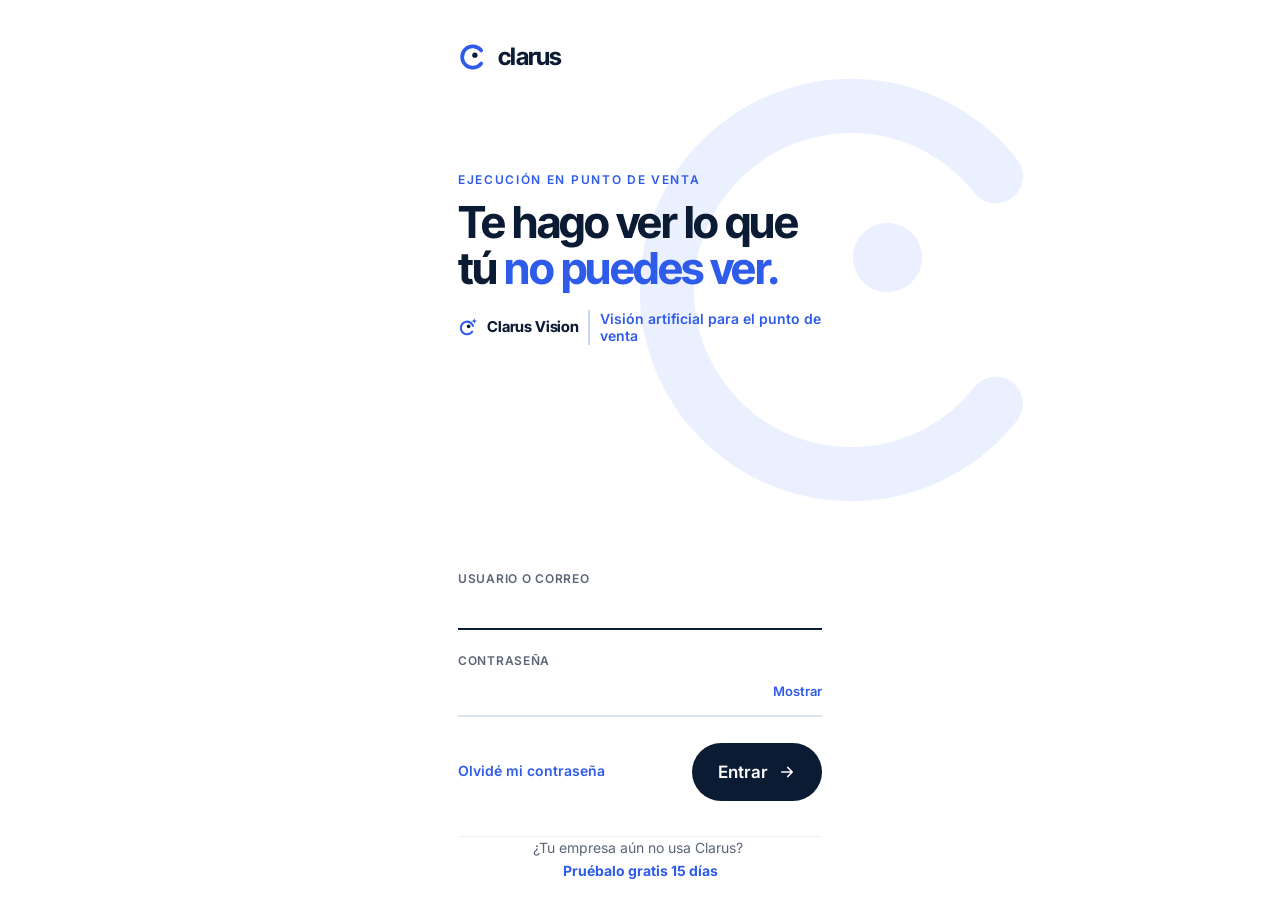
<file: index.html>
<!DOCTYPE html>
<html lang="es">
<head>
  <meta charset="utf-8">
  <meta name="viewport" content="width=device-width, initial-scale=1, viewport-fit=cover">
  <meta name="theme-color" content="#ffffff">
  <meta name="color-scheme" content="only light">
  <meta name="supported-color-schemes" content="light">
  <title>Clarus</title>
  <link rel="manifest" href="manifest.json">
  <link rel="icon" href="icons/icon-192.png">
  <link rel="apple-touch-icon" href="icons/icon-192.png">
  <link rel="preconnect" href="https://fonts.googleapis.com">
  <link rel="stylesheet" href="https://fonts.googleapis.com/css2?family=Inter:wght@400;500;600;700&family=Inter+Tight:wght@600;700&display=swap">
  <link rel="stylesheet" href="styles.css">
</head>
<body>
  <div id="app"></div>
  <div id="toast" class="toast" hidden></div>
  <script src="vendor/supabase.js"></script>
  <script src="vendor/jspdf.js"></script>
  <script src="config.js"></script>
  <script src="js/util.js"></script>
  <script src="js/db.js"></script>
  <script src="js/camara.js"></script>
  <script src="js/escaner.js"></script>
  <script src="js/vendedor.js"></script>
  <script src="js/gestion.js"></script>
  <script src="js/resumen.js"></script>
  <script src="js/config.js"></script>
  <script src="js/catalogos.js"></script>
  <script src="js/planograma.js"></script>
  <script src="js/auditoria.js"></script>
  <script src="js/ficha.js"></script>
  <script src="js/cierre.js"></script>
  <script src="js/merma.js"></script>
  <script src="js/picking.js"></script>
  <script src="js/mensajes.js"></script>
  <script src="js/soporte.js"></script>
  <script src="js/app.js"></script>
</body>
</html>
</file>
<file: styles.css>
:root{
  --azul:#2F5BEA; --azul-osc:#1E40B8; --azul-cl:#EAF0FE; --azul-med:#C7D5FB; --noche:#0B1B33; --noche2:#22335A;
  --menta:#E5F4EC; --menta-t:#0E7A4F;
  --durazno:#FFF7ED; --durazno-t:#8A520C;
  --rosa:#FDECEC; --rosa-t:#B42318;
  --lila:#F1EDFB; --lila-t:#5B3FA8;
  --tinta:#0B1B33; --gris:#5B6577; --gris-cl:#8C95A3; --borde:#E6EAF0; --fondo:#F7F9FC; --blanco:#fff;
  --r:16px; --sombra:0 1px 2px rgba(20,30,50,.05),0 4px 16px rgba(20,30,50,.05);
  --font:"Inter",-apple-system,"Segoe UI",Roboto,sans-serif;
  --font-t:"Inter Tight","Inter",-apple-system,"Segoe UI",Roboto,sans-serif;
  color-scheme: only light;
}
html{color-scheme:only light}
*{box-sizing:border-box;-webkit-tap-highlight-color:transparent}
html,body{margin:0;background:var(--fondo);color:var(--tinta);font-family:var(--font);font-size:15px;line-height:1.45}
button,input,select,textarea{font:inherit;color:inherit}
h1,h2,h3{margin:0;font-family:var(--font-t);font-weight:700;letter-spacing:-.02em}
h1{font-size:26px;letter-spacing:-.03em;line-height:1.15} h2{font-size:18px} h3{font-size:15px}
.muted{color:var(--gris)} .small{font-size:13px} .tiny{font-size:12px}
.hide{display:none!important}

/* Layout */
.shell{min-height:100vh;display:flex}
.side{display:none}
.main{flex:1;min-width:0;padding:16px 16px 96px;max-width:1100px;margin:0 auto;width:100%}
.top{display:flex;align-items:center;justify-content:space-between;gap:12px;margin:4px 0 16px}
.brand{display:flex;align-items:center;gap:10px;font-family:var(--font-t);font-weight:700;font-size:21px;letter-spacing:-.025em;color:var(--noche)}
.brand svg{flex:none}
.nav{position:fixed;left:0;right:0;bottom:0;background:#fff;border-top:1px solid var(--borde);display:flex;justify-content:center;gap:6px;padding:8px 10px calc(8px + env(safe-area-inset-bottom));z-index:20}
.nav a{flex:1 1 0;min-width:0;max-width:96px;text-align:center;text-decoration:none;color:var(--gris-cl);font-size:12.5px;letter-spacing:-.1px;text-overflow:clip;white-space:nowrap;overflow:hidden;text-overflow:ellipsis;font-weight:500;padding:4px 0;border-radius:10px}
.nav a .ic{display:flex;justify-content:center;height:28px;margin-bottom:3px;position:relative}
.nav a .ic svg{width:27px;height:27px}
.nav a{padding:7px 0 6px;overflow:visible}
.nav a.on{color:var(--azul);font-weight:500;background:var(--azul-cl)}
.badge{display:inline-block;min-width:18px;padding:0 5px;border-radius:9px;background:var(--rosa-t);color:#fff;font-size:11px;line-height:18px;text-align:center;margin-left:4px}

@media (min-width:900px){
  .side{display:flex;flex-direction:column;gap:4px;width:232px;padding:20px 14px;background:#fff;border-right:1px solid var(--borde);position:sticky;top:0;height:100vh}
  .side a{display:flex;align-items:center;gap:10px;padding:10px 12px;border-radius:10px;color:var(--gris);text-decoration:none;font-weight:500}
  .side a.on{background:var(--azul-cl);color:var(--azul-osc);font-weight:600}
  .side .brand{margin:0 6px 18px}
  .nav{display:none}
  .main{padding:28px 32px 40px}
  .grid2{display:grid;grid-template-columns:1fr 1fr;gap:16px}
}

/* Cards & lists */
.card{background:#fff;border:1px solid var(--borde);border-radius:var(--r);padding:16px;box-shadow:var(--sombra);margin-bottom:12px}
.card.flat{box-shadow:none}
.list{display:flex;flex-direction:column;gap:10px}
.item{display:flex;align-items:center;gap:12px;background:#fff;border:1px solid var(--borde);border-radius:var(--r);padding:14px;text-decoration:none;color:inherit;cursor:pointer}
.item:active{background:var(--fondo)}
.item .grow{flex:1;min-width:0}
.item .t{font-weight:600;white-space:nowrap;overflow:hidden;text-overflow:ellipsis}
.ava{width:40px;height:40px;border-radius:12px;display:grid;place-items:center;font-weight:600;flex:none;background:var(--azul-cl);color:var(--azul-osc)}
.pill{display:inline-flex;align-items:center;gap:4px;padding:3px 10px;border-radius:99px;font-size:12px;font-weight:600;white-space:nowrap}
.p-azul{background:var(--azul-cl);color:var(--azul-osc)} .p-menta{background:var(--menta);color:var(--menta-t)}
.p-durazno{background:var(--durazno);color:var(--durazno-t)} .p-rosa{background:var(--rosa);color:var(--rosa-t)}
.p-lila{background:var(--lila);color:var(--lila-t)} .p-gris{background:#EEF1F5;color:var(--gris)}

.kpis{display:grid;grid-template-columns:repeat(2,1fr);gap:10px;margin-bottom:14px}
@media (min-width:700px){.kpis{grid-template-columns:repeat(4,1fr)}}
.kpi{background:#fff;border:1px solid var(--borde);border-radius:var(--r);padding:14px}
.kpi .v{font-family:var(--font-t);font-size:28px;font-weight:700;letter-spacing:-.03em}
.kpi .l{font-size:12px;color:var(--gris)}

/* Buttons & forms */
.btn{display:inline-flex;align-items:center;justify-content:center;gap:8px;border:0;border-radius:14px;padding:14px 20px;font-weight:600;cursor:pointer;background:var(--azul);color:#fff;text-decoration:none}
.btn:disabled{opacity:.5}
.btn.block{width:100%}
.btn.sec{background:var(--azul-cl);color:var(--azul-osc)}
.btn.ghost{background:transparent;color:var(--azul-osc);border:1px solid var(--azul-med)}
.btn.ok{background:#0E7A4F} .btn.peligro{background:#fff;color:var(--rosa-t);border:1px solid #F3C4C0}
.btn.sm{padding:8px 12px;font-size:13px;border-radius:10px}
.row{display:flex;gap:10px;align-items:center}
.row.wrap{flex-wrap:wrap}
.sp{flex:1}
label.f{display:block;font-size:13px;font-weight:500;color:var(--gris);margin:12px 0 6px}
.in{width:100%;padding:12px 14px;border:1px solid var(--borde);border-radius:12px;background:#fff;outline:none}
.in:focus{border-color:var(--azul);box-shadow:0 0 0 3px var(--azul-cl)}
textarea.in{min-height:80px;resize:vertical}

/* Visit stepper */
.steps{display:flex;gap:6px;overflow-x:auto;padding-bottom:4px;margin-bottom:14px;scrollbar-width:none}
.steps::-webkit-scrollbar{display:none}
.step{flex:none;padding:8px 12px;border-radius:99px;background:#fff;border:1px solid var(--borde);font-size:13px;font-weight:500;color:var(--gris);cursor:pointer}
.step.on{background:var(--azul);border-color:var(--azul);color:#fff}
.step.ok{background:var(--menta);border-color:#CDEBDC;color:var(--menta-t)}

.check{display:flex;align-items:center;gap:12px;padding:14px;border:1px solid var(--borde);border-radius:12px;background:#fff;cursor:pointer;user-select:none}
.check .box{width:24px;height:24px;border-radius:8px;border:2px solid var(--azul-med);display:grid;place-items:center;flex:none;color:#fff;font-size:14px}
.check.on .box{background:var(--azul);border-color:var(--azul)}

/* Inventory */
.inv{border:1px solid var(--borde);border-radius:12px;padding:12px 14px;background:#fff}
.inv .nm{font-weight:600}
.inv .cols{display:grid;grid-template-columns:minmax(0,1fr) minmax(0,1fr);gap:10px;margin-top:10px}
.stepper{display:flex;align-items:center;border:1px solid var(--borde);border-radius:12px;overflow:hidden}
.stepper button{width:44px;height:44px;border:0;background:var(--azul-cl);color:var(--azul-osc);font-size:20px;font-weight:600}
.stepper input{flex:1;min-width:0;width:100%;border:0;text-align:center;font-weight:600;font-size:17px;height:44px;outline:none}
.kg{margin-top:8px;font-size:13px;color:var(--gris)}
.kg b{color:var(--tinta)}

/* Photos */
.thumbs{display:grid;grid-template-columns:repeat(3,1fr);gap:8px}
@media (min-width:700px){.thumbs{grid-template-columns:repeat(6,1fr)}}
.thumbs img{width:100%;aspect-ratio:1;object-fit:cover;border-radius:10px;background:var(--fondo)}

/* Full-screen camera / scanner */
.full{position:fixed;inset:0;background:#000;z-index:50;display:flex;flex-direction:column}
.full video,.full canvas.view{flex:1;width:100%;min-height:0;object-fit:contain;background:#000}
.full .bar{display:flex;align-items:center;justify-content:space-between;gap:12px;padding:16px 20px calc(16px + env(safe-area-inset-bottom));background:#000;color:#fff}
.full .head{display:flex;align-items:center;justify-content:space-between;padding:calc(12px + env(safe-area-inset-top)) 16px 12px;color:#fff;background:#000}
.shutter{width:72px;height:72px;border-radius:50%;border:4px solid #fff;background:rgba(255,255,255,.25)}
.shutter:active{background:#fff}
.full .txtbtn{background:none;border:0;color:#fff;font-weight:600;padding:10px}
.cropwrap{flex:1;position:relative;min-height:0;display:flex;align-items:center;justify-content:center;background:#111;touch-action:none}
.cropwrap canvas{max-width:100%;max-height:100%}
.cropwrap svg{position:absolute;inset:0;width:100%;height:100%;pointer-events:none}
.handle{position:absolute;width:34px;height:34px;margin:-17px 0 0 -17px;border-radius:50%;border:3px solid #fff;background:rgba(47,91,234,.55);touch-action:none}
.pages{display:flex;gap:8px;overflow-x:auto;padding:10px 16px;background:#000}
.pages img{height:72px;border-radius:6px;border:2px solid #333}

/* Toast & modal */
.toast{position:fixed;left:50%;bottom:90px;transform:translateX(-50%);background:var(--tinta);color:#fff;padding:12px 18px;border-radius:12px;font-size:14px;z-index:99;max-width:90vw;box-shadow:0 8px 24px rgba(0,0,0,.2)}
.modal{position:fixed;inset:0;background:rgba(20,30,50,.35);z-index:40;display:flex;align-items:flex-end;justify-content:center}
.modal .sheet{background:#fff;width:100%;max-width:520px;border-radius:20px 20px 0 0;padding:20px 18px calc(20px + env(safe-area-inset-bottom));max-height:90vh;overflow:auto}
@media (min-width:700px){.modal{align-items:center}.modal .sheet{border-radius:20px}}

.empty{text-align:center;padding:36px 16px;color:var(--gris)}
.empty .ic{display:flex;justify-content:center;margin-bottom:10px;color:var(--azul)}
.sync{font-size:12px;padding:4px 10px;border-radius:99px}
body.en-login{overflow:hidden;overscroll-behavior:none}
.foco{position:fixed;inset:0;background:#fff;overflow:hidden;display:flex;justify-content:center}
.foco-agua{position:absolute;left:calc(50% - 45px);top:30px;pointer-events:none}
.foco-in{position:relative;width:100%;max-width:420px;height:100%;box-sizing:border-box;display:flex;flex-direction:column;padding:max(40px,calc(env(safe-area-inset-top) + 28px)) 28px calc(18px + env(safe-area-inset-bottom))}
.foco-marca{display:flex;align-items:center;gap:10px;font-family:var(--font-t);font-weight:700;font-size:24px;letter-spacing:-.03em;color:#0B1B33}
.foco-lema{margin-top:clamp(28px,11vh,96px);display:flex;flex-direction:column;gap:12px}
.foco-eti{font-size:12px;font-weight:600;letter-spacing:.14em;text-transform:uppercase;color:var(--azul)}
.foco-lema h1{margin:0;font-family:var(--font-t);font-weight:700;font-size:clamp(32px,10.4vw,44px);line-height:1.04;letter-spacing:-.035em;color:#0B1B33}
.foco-lema h1 b{color:var(--azul);font-weight:700}
.foco-form{margin-top:auto;display:flex;flex-direction:column;gap:clamp(14px,2.6vh,22px)}
.foco-campo{display:flex;flex-direction:column;gap:4px;border-bottom:2px solid #DDE3EE;padding-bottom:6px;transition:border-color .15s}
.foco-campo:focus-within{border-color:#0B1B33}
.foco-campo label{font-size:12px;font-weight:600;letter-spacing:.06em;text-transform:uppercase;color:#5B6577}
.foco-campo input{border:0;padding:4px 0;font:500 19px var(--font);color:#0B1B33;background:transparent;outline:none;width:100%;min-width:0}
.foco-pw{display:flex;align-items:center;gap:8px}
.foco-pw button{border:0;background:none;color:var(--azul);font-weight:600;font-size:13px;padding:8px 0 8px 8px;cursor:pointer}
.foco-error{margin:-4px 0 0;font-size:13.5px;color:var(--rosa-t)}
.foco-acc{display:flex;align-items:center;gap:14px;margin-top:4px}
.foco-acc a{flex:1;font-size:14px;font-weight:600;color:var(--azul);text-decoration:none}
.foco-entrar{height:58px;padding:0 26px;border:0;border-radius:30px;background:#0B1B33;color:#fff;font:600 17px var(--font);display:flex;align-items:center;gap:10px;cursor:pointer}
.foco-entrar:hover{background:#16294A}.foco-entrar:disabled{opacity:.7}
.foco-demo{margin-top:clamp(4px,1.5vh,14px);min-height:46px;border-top:1px solid #EDF0F5;display:flex;align-items:center;justify-content:center;flex-wrap:wrap;font-size:14px;color:#5B6577;text-decoration:none}
.foco-demo b{color:var(--azul)}
@media (max-height:640px){.foco-agua{display:none}.foco-lema{margin-top:20px}.foco-lema h1{font-size:30px}}
.login-ok{text-align:center;padding:8px 4px}
.login-ok>svg{color:var(--azul);margin:6px auto 4px;display:block}
.login-ok .btn{margin-top:14px}
.demo-cab{display:flex;gap:12px;align-items:center;margin-bottom:6px}
.demo-lista{margin:10px 0 4px;padding:0;list-style:none;display:grid;gap:6px}
.demo-lista li{font-size:13.5px;color:var(--gris);padding-left:22px;position:relative}
.demo-lista li::before{content:"";position:absolute;left:4px;top:5px;width:9px;height:9px;border-radius:50%;border:2.5px solid var(--azul);border-right-color:transparent}
.login .brand{font-size:34px;justify-content:center;margin-bottom:10px}
.login .lema{text-align:center;margin:0 0 28px;font-family:var(--font-t);font-size:17px;font-weight:600;letter-spacing:-.01em;color:var(--gris)}
.login .lema b{color:var(--azul)}
table.t{width:100%;border-collapse:collapse;font-size:14px}
table.t th{text-align:left;font-weight:500;color:var(--gris);font-size:12px;padding:8px 10px;border-bottom:1px solid var(--borde)}
table.t td{padding:10px;border-bottom:1px solid var(--borde)}
.scroll-x{overflow-x:auto}

.side a .ic{display:flex}
.btn svg{flex:none}
.ava svg{display:block}

.solo-escritorio{display:none}
@media (min-width:760px){.solo-escritorio{display:block}.solo-movil{display:none}}

/* Lente: barra de avance y tarjeta principal en azul tinta */
.barra{height:6px;border-radius:3px;background:#EEF1F5;overflow:hidden;margin-top:6px}
.barra i{display:block;height:100%;border-radius:3px;background:var(--azul)}
.barra i.ok{background:var(--menta-t)}
.card.hero{background:var(--noche);border-color:var(--noche);color:#fff;border-radius:20px;padding:20px}
.hero .muted{color:#B7C3D9}
.hero h2{font-size:34px;letter-spacing:-.04em;line-height:1.1}
.hero h2 .muted{font-family:var(--font);letter-spacing:0}
.hero .barra{height:8px;border-radius:4px;background:var(--noche2);margin-top:12px}
.hero .barra i.ok{background:#5FD39B}
.hero .pill.p-azul{background:#22335A;color:#C7D5FB}
.hero .pill.p-menta{background:#123E33;color:#8BE3B8}
.hero .pill.p-durazno{background:#4A3416;color:#FFD39A}
.hero .pill.p-rosa{background:#4A1E24;color:#FFB4AE}
.hero .pill.p-gris{background:#22335A;color:#B7C3D9}
.hero .lbl{font-size:12px;letter-spacing:.06em;text-transform:uppercase}

/* Configuración */
.grid2c{display:grid;grid-template-columns:minmax(0,1fr) minmax(0,1fr);gap:0 10px}
.dias{display:flex;gap:6px;margin-top:10px;flex-wrap:wrap}
.dia{width:40px;height:40px;border-radius:12px;border:1px solid var(--borde);background:#fff;color:var(--gris);font-weight:600;cursor:pointer}
.dia.on{background:var(--azul);border-color:var(--azul);color:#fff}
table.perm td{vertical-align:middle}
table.perm td:not(:first-child),table.perm th:not(:first-child){text-align:center;width:110px}
.sw{position:relative;display:inline-block;width:46px;height:28px;cursor:pointer}
.sw input{position:absolute;opacity:0;width:100%;height:100%;margin:0;cursor:pointer}
.sw span{position:absolute;inset:0;border-radius:14px;background:#D5DBE5;transition:background .15s;pointer-events:none}
.sw span::after{content:"";position:absolute;top:3px;left:3px;width:22px;height:22px;border-radius:50%;background:#fff;box-shadow:0 1px 3px rgba(0,0,0,.2);transition:transform .15s}
.sw input:checked+span{background:var(--azul)}
.sw input:checked+span::after{transform:translateX(18px)}
.sw input:focus-visible+span{box-shadow:0 0 0 3px var(--azul-med)}

/* Lema de la marca */
.barra-marca{display:flex;align-items:center;justify-content:space-between;gap:12px;padding:calc(10px + env(safe-area-inset-top)) 16px 10px;background:#fff;border-bottom:1px solid var(--borde);position:sticky;top:0;z-index:15}
.barra-marca .brand{font-size:18px;gap:8px}
.lema-c{font-family:var(--font-t);font-size:12.5px;font-weight:600;color:var(--gris);text-align:right;line-height:1.25;letter-spacing:-.01em}
.lema-c b,.lema-side b,.pie-marca b{color:var(--azul);font-weight:700}
.lema-side{margin:-10px 6px 20px;font-family:var(--font-t);font-size:13px;font-weight:600;line-height:1.35;color:var(--gris);letter-spacing:-.01em}
.pie-marca{display:flex;flex-direction:column;align-items:center;gap:6px;margin:28px 0 8px;text-align:center}
.pie-marca p{margin:0;font-family:var(--font-t);font-size:16px;font-weight:600;color:var(--noche);letter-spacing:-.01em}
@media (min-width:900px){.barra-marca{display:none}}

.sec-t{margin:22px 0 10px;font-size:15px}
.kpi.alerta{border-color:#F3C4C0;background:var(--rosa)}
.kpi.alerta .v{color:var(--rosa-t)}
.grid2>.card{min-width:0}
.agot{display:inline-flex;align-items:center;gap:6px;padding:7px 12px;border-radius:99px;border:1px solid var(--borde);background:#fff;font-size:13px;font-weight:600;color:var(--gris);cursor:pointer}
.agot.on{background:var(--rosa);border-color:#F3C4C0;color:var(--rosa-t)}
.inv.agotado .stepper{opacity:.4;pointer-events:none}

.mapa-grid{display:grid;grid-template-columns:1fr;gap:12px}
.mapa-lista{max-height:320px;overflow:auto;margin:0}
.mapa-mapa{margin:0;height:420px}
@media (min-width:900px){.mapa-grid{grid-template-columns:340px 1fr;height:calc(100vh - 230px);min-height:480px}.mapa-lista{max-height:none;height:100%}.mapa-mapa{height:100%}}
.mrow{display:flex;gap:10px;align-items:center;padding:8px 4px;border-top:1px solid var(--borde);cursor:pointer}
.mrow:hover{background:var(--fondo)}
.dot{display:inline-block;width:10px;height:10px;border-radius:50%;flex:none}
.leaflet-container{font-family:var(--font)}

.num{display:inline-grid;place-items:center;width:22px;height:22px;border-radius:50%;color:#fff;font-size:11px;font-weight:700;flex:none;border:2px solid #fff;box-shadow:0 1px 3px rgba(0,0,0,.25)}
.ic{position:relative}
.badge-ic{position:absolute;top:-4px;right:calc(50% - 20px);min-width:17px;height:17px;padding:0 4px;border-radius:9px;background:#E5484D;color:#fff;font-size:10.5px;font-weight:700;line-height:17px;text-align:center;box-shadow:0 0 0 2px #fff}
.side a .badge-ic{right:auto;left:14px;top:-6px}
.msg-cuerpo{white-space:pre-wrap;line-height:1.55;font-size:15px}
.fab-sop{position:fixed;right:16px;bottom:calc(78px + env(safe-area-inset-bottom));width:52px;height:52px;border-radius:50%;background:#fff;color:var(--azul);display:grid;place-items:center;box-shadow:0 4px 16px rgba(20,40,90,.18),0 0 0 1px var(--borde);z-index:25;text-decoration:none}
.fab-sop[hidden]{display:none}
.fab-sop:active{transform:scale(.95)}
.fab-n{position:absolute;top:-3px;right:-3px;min-width:19px;height:19px;padding:0 5px;border-radius:10px;background:#E5484D;color:#fff;font-size:11px;font-weight:700;line-height:19px;text-align:center;box-shadow:0 0 0 2px #fff}
@media (min-width:900px){.fab-sop{bottom:24px;right:24px;width:56px;height:56px}}
.dot-n{width:10px;height:10px;border-radius:50%;background:#E5484D;flex:none}
.chat{display:flex;flex-direction:column;gap:8px;padding:6px 0 12px}
.burb{max-width:82%;align-self:flex-start;background:#fff;border:1px solid var(--borde);border-radius:16px 16px 16px 4px;padding:9px 12px}
.burb.mia{align-self:flex-end;background:var(--azul);color:#fff;border-color:var(--azul);border-radius:16px 16px 4px 16px}
.burb-h{opacity:.6;margin-top:4px;text-align:right}
.burb-img{display:block;max-width:220px;max-height:260px;border-radius:10px;margin-top:6px}
.chat-in{position:sticky;bottom:calc(64px + env(safe-area-inset-bottom));display:flex;gap:8px;align-items:flex-end;background:var(--fondo);padding:8px 0}
.chat-in textarea{resize:none;min-height:44px}
@media (min-width:900px){.chat-in{bottom:0}}
.fab-sop svg{display:block}
.burb.auto{background:var(--azul-cl);border-color:var(--azul-med)}
.asis{border-collapse:separate;border-spacing:3px;font-size:12px}
.asis th{font-weight:600;text-align:center;min-width:22px;color:var(--tinta)}
.asis th.hoyc{color:var(--azul)}
.asis td{text-align:center;padding:0}
.asis .asi-n{text-align:left;white-space:nowrap;padding-right:10px;font-weight:500;position:sticky;left:0;background:#fff;z-index:1}
.asis .asi-t{padding-left:8px;min-width:40px}
.asi{display:inline-block;width:18px;height:18px;border-radius:5px;vertical-align:middle}
.asi.ok{background:var(--azul)}
.asi.falta{background:#E5484D}
.asi.libre{background:#EEF1F5}
.asi.hoy{border:2px solid var(--azul);background:#fff;box-sizing:border-box}
.asi.fut{border:1px dashed #D3D9E2;background:#fff;box-sizing:border-box}

.pag-i[hidden]{display:none}

/* Menú lateral ocultable */
.side .brand{display:flex;align-items:center;gap:8px}
.side-tog{margin-left:auto;display:grid;place-items:center;width:26px;height:26px;border:0;border-radius:8px;background:none;color:var(--gris-cl);cursor:pointer;padding:0}
.side-tog:hover{background:var(--azul-cl);color:var(--azul-osc)}
.side-msg{margin:auto auto 6px !important;width:56px;height:56px;border-radius:50% !important;padding:0 !important;display:grid !important;place-items:center;background:var(--azul) !important;color:#fff !important;box-shadow:0 4px 14px rgba(47,91,234,.35);justify-content:center}
.side-msg:hover{background:#1E40B8 !important}
.side-msg .ic{position:relative}
.side-msg .badge-ic{left:auto !important;right:-12px !important;top:-10px !important}
@media (min-width:900px){
  body.side-min .side{width:68px;padding:20px 10px}
  body.side-min .side .lbl, body.side-min .lema-side{display:none}
  body.side-min .side a{justify-content:center;padding:10px 0}
  body.side-min .side .brand{margin:0 0 18px;flex-direction:column;gap:10px}
  body.side-min .side-tog{margin:0}
  body.side-min .side-tog svg{transform:rotate(180deg)}
  body.side-min .main{max-width:1500px}
  body.side-min .side a .badge-ic{left:auto;right:6px}
  body.side-min .side-msg{width:46px;height:46px}
}

/* Alertas de inventario en una línea */
.al-fila{display:grid;grid-template-columns:minmax(220px,1.3fr) 2fr auto;gap:12px;align-items:center;padding:7px 0;border-top:1px solid var(--borde)}
.al-t{display:flex;flex-direction:column;min-width:0}
.al-t b{white-space:nowrap;overflow:hidden;text-overflow:ellipsis}
.al-p{display:flex;flex-wrap:wrap;gap:6px;align-items:center}
.al-b{display:inline-flex;align-items:center;gap:5px;white-space:nowrap;color:#fff}
@media (max-width:700px){.al-fila{grid-template-columns:1fr auto}.al-p{grid-column:1/-1;order:3}}
/* Logo de la empresa cliente */
.logo-cliente{display:none}
@media (min-width:900px){.logo-cliente{display:block;height:54px;width:auto;margin-left:auto;align-self:center;flex:none}}

/* ---------- Planogramas ---------- */
.pl-grid{display:grid;grid-template-columns:repeat(auto-fill,minmax(300px,1fr));gap:14px}
.pl-card{text-decoration:none;color:inherit;display:flex;flex-direction:column;gap:10px}
.pl-mini{max-width:100%;overflow:hidden}
.pl-mini .pl-mueble{transform-origin:top left}
/* Muebles del planograma (v0.14.14): vista de frente, blancos y pulidos, uno por tipo */
.pl-mueble{position:relative;user-select:none;touch-action:none;--metal:#C9D2DF;--metal2:#AEB9C9}
.pl-caja{position:relative;background:#fff;border:2px solid var(--metal);border-radius:10px;padding:7px 7px 5px;box-shadow:inset 0 0 0 3px #F3F6FA}
.pl-interior{position:relative;display:flex;flex-direction:column;gap:3px;background:linear-gradient(180deg,#F5F8FC,#EDF1F6);border-radius:6px;padding:4px 4px 3px}
.pl-nivel{display:flex;gap:4px;align-items:flex-end;padding:6px 4px 3px 22px;position:relative;min-height:46px;border-bottom:4px solid var(--metal2);border-radius:0 0 2px 2px}
.pl-nivel.ojos{background:rgba(47,91,234,.07)}
.pl-num{position:absolute;left:3px;top:50%;transform:translateY(-50%);width:16px;height:16px;border-radius:50%;display:grid;place-items:center;font-size:10px;font-weight:700;color:#8C95A3}
.pl-nivel.ojos .pl-num{background:var(--azul);color:#fff}
.pl-celda{flex:1;min-width:20px;height:38px;border-radius:5px;border:1.5px dashed #C3CDDB;background:rgba(255,255,255,.85);display:flex;flex-direction:column;align-items:center;justify-content:center;font-size:9.5px;font-weight:700;color:#fff;position:relative;line-height:1.1;text-align:center;overflow:hidden}
.pl-celda[data-n]{cursor:pointer}
.pl-celda[data-n]:hover{outline:2px solid var(--azul)}
.pl-celda.llena{border-style:solid;box-shadow:inset 0 -5px 0 rgba(0,0,0,.15),inset 0 2px 0 rgba(255,255,255,.3)}
.pl-celda i{font-style:normal;font-size:9px;opacity:.85}
.pl-bandeja .pl-nivel{min-height:36px}.pl-bandeja .pl-celda{height:26px;border-radius:4px}
/* techo con luz (neveras) */
.pl-techo{height:18px;background:#F3F6FA;border:2px solid var(--metal);border-bottom:0;border-radius:12px 12px 0 0;display:flex;align-items:flex-end;justify-content:center;padding-bottom:3px}
.pl-techo i{display:block;width:78%;height:3px;border-radius:2px;background:#FFE3A1;box-shadow:0 2px 7px rgba(255,196,80,.75)}
.pl-nevera .pl-caja,.pl-puertas .pl-caja{border-radius:0 0 10px 10px;border-left-width:7px;border-right-width:7px}
.pl-nevera .pl-interior{padding-bottom:12px}
.pl-nevera .pl-interior::after{content:"";position:absolute;left:4px;right:4px;bottom:3px;height:5px;border-radius:2px;background:repeating-linear-gradient(90deg,#9AA6B8 0 2px,transparent 2px 5px)}
/* puertas de vidrio */
.pl-hojas{position:absolute;inset:0 2px 0 24px;display:flex;gap:3px;pointer-events:none}
.pl-hojas i{flex:1;position:relative;border:3px solid #D5DCE6;border-radius:4px;background:linear-gradient(115deg,transparent 42%,rgba(255,255,255,.35) 50%,transparent 58%)}
.pl-hojas i::after{content:"";position:absolute;right:-3px;top:34%;width:4px;height:22%;border-radius:2px;background:var(--metal2)}
/* vitrina deli curva y vitrina recta */
.pl-deli .pl-caja{border-radius:44px 44px 8px 8px;padding-top:24px;background:linear-gradient(180deg,#E8F1FB,#fff 45%)}
.pl-deli .pl-caja::before{content:"";position:absolute;left:18px;right:18px;top:7px;height:9px;border-radius:12px 12px 0 0;border:2px solid #CFE0F3;border-bottom:0}
.pl-vitrina .pl-caja{border-radius:4px 4px 8px 8px;padding-top:14px;background:linear-gradient(180deg,#E8F1FB,#fff 35%)}
.pl-vitrina .pl-caja::before{content:"";position:absolute;inset:6px 6px auto;height:4px;border-radius:2px;background:#DCE8F6}
.pl-deli .pl-interior,.pl-vitrina .pl-interior{background:transparent}
.pl-deli .pl-zocalo,.pl-vitrina .pl-zocalo{height:22px;background:linear-gradient(90deg,#EEF2F7 55%,transparent 55%),repeating-linear-gradient(90deg,#9AA6B8 0 2px,#EEF2F7 2px 6px)}
/* congelador horizontal con tapa corrediza */
.pl-tapa{display:flex;gap:4px;padding:0 4px;margin-bottom:-2px}
.pl-tapa i{flex:1;height:10px;border:2px solid var(--metal);border-bottom:0;border-radius:8px 8px 0 0;background:linear-gradient(115deg,#EAF2FB 40%,#fff 50%,#EAF2FB 60%)}
.pl-cofre .pl-caja{border-radius:4px 4px 10px 10px}
/* isla / exhibidor de pisos */
.pl-exhibidor .pl-caja{background:transparent;border:0;box-shadow:none;padding:0}
.pl-exhibidor .pl-interior{background:transparent;padding:0;gap:5px;align-items:center}
.pl-exhibidor .pl-nivel{background:#fff;border:2px solid var(--metal);border-bottom-width:5px;border-radius:8px}
.pl-letrero{display:flex;justify-content:center;margin-bottom:2px}
.pl-letrero i{width:44px;height:22px;border:2px solid var(--metal);border-radius:4px;background:#fff;position:relative}
.pl-letrero i::after{content:"";position:absolute;left:50%;bottom:-8px;width:2px;height:6px;background:var(--metal2)}
/* góndola seca y punta de góndola */
.pl-anaquel .pl-caja,.pl-punta .pl-caja{border-radius:2px;border-width:0 8px;border-color:var(--metal2);box-shadow:none;padding:6px 4px 2px}
.pl-anaquel .pl-interior,.pl-punta .pl-interior{background:radial-gradient(circle,#DCE3EC 1px,transparent 1.5px) 0 0/9px 9px,#FAFBFD}
.pl-anaquel .pl-nivel,.pl-punta .pl-nivel{border-bottom:6px solid var(--metal2);box-shadow:0 2px 0 #E7ECF2}
.pl-cartel{margin:0 10%;padding:6px 8px;border-radius:6px 6px 0 0;background:var(--azul);color:#fff;font-size:12px;font-weight:700;text-align:center;white-space:nowrap;overflow:hidden;text-overflow:ellipsis}
/* zócalo: rejilla de ventilación (refrigerados) o liso (secos) */
.pl-zocalo{height:14px;margin:0 6px;background:repeating-linear-gradient(90deg,#9AA6B8 0 2px,#EEF2F7 2px 6px);border:2px solid var(--metal);border-top:0;border-radius:0 0 8px 8px}
.pl-zocalo.liso{background:#E7ECF2;margin:0}
.pl-zocalo.base{background:#E7ECF2;margin:2px 3% 0;height:10px;border-top:2px solid var(--metal);border-radius:4px}
/* selector de mueble */
.pl-tipos{display:grid;grid-template-columns:repeat(4,1fr);gap:6px;margin-bottom:4px}
.pl-tipo{display:flex;flex-direction:column;align-items:center;gap:4px;padding:8px 4px;border:1.5px solid var(--borde);border-radius:12px;background:#fff;color:var(--gris);font:inherit;font-size:11px;line-height:1.15;text-align:center;cursor:pointer}
.pl-tipo.on{border-color:var(--azul);background:var(--azul-cl);color:var(--azul-osc);font-weight:600}
.pl-dot{display:inline-block;width:12px;height:12px;border-radius:4px;margin-right:6px;vertical-align:-1px;flex:none}
.pl-prod{display:flex;align-items:center;gap:8px;padding:8px 10px;border:1.5px solid var(--borde);border-radius:10px;cursor:pointer;flex-wrap:wrap}
.pl-prod.on{border-color:var(--azul);background:var(--azul-cl)}
.pl-num-in{width:56px;padding:4px 6px;display:inline-block;margin-left:4px}
.pl-tabla td,.pl-tabla th{padding:6px 8px}
.pl-tiendas{max-height:300px;overflow:auto;margin-top:8px;gap:4px}
/* ---------- Picking ---------- */
.pk-grupo .pk-todos{border-bottom:1px solid var(--borde);padding-bottom:10px;margin-bottom:6px}
.pk-ped{padding:8px 0;border-top:1px solid var(--borde)}
.pk-barra{position:sticky;bottom:calc(70px + env(safe-area-inset-bottom));z-index:10;background:#fff;border:1px solid var(--azul-med);box-shadow:0 6px 20px rgba(20,40,90,.15);border-radius:14px;padding:12px 14px;display:flex;align-items:center;gap:12px;margin-top:12px}
.pk-barra[hidden]{display:none}
@media (min-width:900px){.pk-barra{bottom:16px}}
.pk-n{display:grid;place-items:center;width:28px;height:28px;border-radius:50%;background:var(--azul);color:#fff;font-weight:700;font-size:13px;flex:none}
.pk-prod{margin-top:10px;padding-top:10px;border-top:1px dashed var(--borde)}
.pk-pesos{display:flex;flex-wrap:wrap;gap:6px;margin-top:8px;align-items:center}
.pk-peso{background:var(--azul-cl);color:var(--azul-osc);border-radius:99px;padding:5px 6px 5px 12px;font-size:13px;display:inline-flex;align-items:center;gap:6px}
.pk-peso button{border:0;background:#fff;border-radius:50%;width:22px;height:22px;cursor:pointer;color:var(--rosa-t);font-weight:700}
.pk-in{display:inline-flex;gap:6px;align-items:center}
.pk-in input{width:170px;font-size:16px}
@media print{.side,.nav,.barra-marca,.fab-sop,.no-print,.steps,.logo-cliente{display:none !important}.main{padding:0;max-width:none}.card{break-inside:avoid;box-shadow:none}}

.sol-card{border:1px solid var(--azul-med)}
.sol-fila{display:flex;gap:8px;align-items:center;flex-wrap:wrap;padding:10px 0;border-top:1px solid var(--borde)}
.sol-fila:first-of-type{margin-top:8px}
.foco-in{overflow-y:auto;overscroll-behavior:none}
@media (max-height:520px){.foco-lema,.foco-agua{display:none}.foco-in{padding-top:20px}}

/* Prueba gratis */
.prueba-barra{display:flex;align-items:center;gap:12px;background:#0B1B33;color:#fff;border-radius:14px;padding:10px 12px 10px 16px;margin-bottom:14px}
.prueba-barra .grow{display:flex;align-items:center;gap:8px;font-size:14px}
.prueba-barra .btn{background:#fff;color:#0B1B33}
.pasos{border:1px solid var(--azul-med)}
.pasos-l{display:grid;gap:8px;margin-top:12px}
@media (min-width:900px){.pasos-l{grid-template-columns:1fr 1fr}}
.paso{display:flex;align-items:center;gap:12px;padding:12px;border:1px solid var(--borde);border-radius:12px;text-decoration:none;color:inherit}
.paso .grow{display:flex;flex-direction:column;gap:2px}
.paso-n{width:28px;height:28px;border-radius:50%;background:var(--azul-cl);color:var(--azul);display:grid;place-items:center;font-weight:700;font-size:13px;flex:none}
.paso.ok{opacity:.65}.paso.ok .paso-n{background:var(--azul);color:#fff}

/* Alertas al hacer check-in */
.chk-al{background:#fff;border:1.5px solid #F2B8B5;border-radius:18px;padding:16px;display:flex;flex-direction:column;gap:10px}
.chk-al-cab{display:flex;gap:12px;align-items:center;color:var(--rosa-t);padding-bottom:4px}
.chk-al-cab b{font-size:17px;color:#0B1B33}.chk-al-cab .small{color:var(--gris)}
.chk-al-i{display:flex;gap:12px;align-items:flex-start;padding:12px;border-radius:12px;background:#F7F9FC;border:1px solid var(--borde)}
.chk-al-i.alta{background:#FDEEEE;border-color:#F2B8B5}
.chk-al-ic{width:34px;height:34px;border-radius:10px;background:#fff;display:grid;place-items:center;color:var(--azul);flex:none}
.chk-al-i.alta .chk-al-ic{color:var(--rosa-t)}
.chk-al-ok{height:54px;font-size:17px;margin-top:6px}

/* Página "Más" (celular): menú primero, cuenta después */
.yo-cab{display:flex;align-items:center;gap:12px;margin:4px 2px 14px}
.yo-cab b{font-size:17px;color:#0B1B33}
.yo-sec{margin:22px 4px 8px;font-size:13px;font-weight:600;letter-spacing:.06em;text-transform:uppercase;color:var(--gris)}

.fab-pulso{animation:fabPulso 1s ease-in-out 3}
@keyframes fabPulso{0%,100%{box-shadow:0 8px 24px rgba(11,27,51,.18)}50%{box-shadow:0 0 0 10px rgba(47,91,234,.25)}}

/* Mi desempeño: azul de marca, contrasta con la tarjeta noche del objetivo */
.card.desemp{background:var(--azul);border-color:var(--azul);color:#fff;border-radius:20px;padding:20px;margin-bottom:12px}
.desemp .lbl{font-size:12px;letter-spacing:.06em;text-transform:uppercase;color:#D6E0FF}
.desemp-top{display:flex;align-items:center;gap:12px;margin-top:6px}
.desemp-pct{font-size:44px;line-height:1;letter-spacing:-.04em;font-weight:700}
.desemp-tag{font-size:13px;font-weight:600;padding:5px 12px;border-radius:999px;background:rgba(255,255,255,.18);color:#fff}
.desemp-tag.ok{background:#5FD39B;color:#0B3B26}.desemp-tag.medio{background:#FFD39A;color:#4A3416}.desemp-tag.bajo{background:#FFB4AE;color:#4A1E24}
.desemp-sub{font-size:15px;color:#E6ECFF;margin-top:4px}
.desemp .barra{height:8px;border-radius:4px;background:rgba(255,255,255,.22);margin-top:12px}
.desemp .barra i{background:#fff}.desemp .barra i.ok{background:#5FD39B}.desemp .barra i.medio{background:#FFD39A}.desemp .barra i.bajo{background:#FFB4AE}
.desemp-cifras{margin-top:8px;color:#E6ECFF}.desemp-cifras b{color:#fff}
.desemp-mini{margin-top:14px;padding-top:10px;border-top:1px solid rgba(255,255,255,.22)}
.desemp-mini>div{display:flex;justify-content:space-between;align-items:center;padding:5px 0;font-size:14px}
.desemp-mini span{display:flex;align-items:center;gap:8px;color:#E6ECFF}.desemp-mini b{color:#fff}

/* v0.14.15: frentes solo con color; isla con pisos de distinto largo y frentes del mismo tamaño */
.pl-exhibidor .pl-nivel{max-width:100%}
.pl-pisos{display:flex;gap:6px;flex-wrap:wrap}.pl-pisos label{display:flex;flex-direction:column;gap:4px;width:72px;color:var(--gris)}
/* tiendas donde aplica: filtro de cadena desplegable */
.pl-filtros{display:grid;grid-template-columns:1fr 1fr;gap:8px;margin:12px 0 8px}
@media (max-width:560px){.pl-filtros{grid-template-columns:1fr}}
.pl-dd{position:relative}.pl-dd>summary{list-style:none;display:flex;align-items:center;gap:6px;cursor:pointer}.pl-dd>summary::-webkit-details-marker{display:none}
.pl-dd-panel{position:absolute;z-index:30;left:0;right:0;top:calc(100% + 6px);background:#fff;border:1px solid var(--borde);border-radius:14px;box-shadow:0 12px 32px rgba(11,27,51,.14);padding:10px}
.pl-dd-list{max-height:260px;overflow:auto;margin-top:8px;display:flex;flex-direction:column}
.pl-dd-op{display:flex;align-items:center;gap:10px;padding:10px 6px;border-radius:8px;cursor:pointer}.pl-dd-op:hover{background:var(--azul-cl)}
.pl-dd-op input{width:18px;height:18px;accent-color:var(--azul)}
.pl-acc{gap:6px;align-items:center;flex-wrap:wrap}
.pl-solo{display:flex;align-items:center;gap:8px;font-size:14px;color:var(--gris);margin:8px 0 2px}.pl-solo input{width:18px;height:18px;accent-color:var(--azul)}
.pl-tiendas{max-height:none}
.pl-dd-op .grow{flex:1}

/* v0.14.16: más espacios por repisa, competencia y participación en el espacio */
.pl-celda{min-width:12px}
.pl-mueble{overflow-x:auto}
.pl-celda.comp{border:1.5px solid #9AA6B8;background:repeating-linear-gradient(135deg,#C9D2DF 0 4px,#EEF2F7 4px 8px)}
.pl-comp{background:repeating-linear-gradient(135deg,#9AA6B8 0 3px,#E7ECF2 3px 6px)!important}
.pl-share{margin-bottom:12px}
.pl-share-b{display:flex;height:10px;border-radius:5px;background:#EEF2F7;overflow:hidden;margin-bottom:6px}
.pl-share-b i{display:block;background:var(--azul)}.pl-share-b i.c{background:repeating-linear-gradient(135deg,#9AA6B8 0 3px,#C9D2DF 3px 6px)}
.pl-share .pl-dot{display:inline-block;vertical-align:-1px;margin-right:5px}
.pl-paso{display:inline-grid;place-items:center;width:24px;height:24px;border-radius:50%;background:var(--azul);color:#fff;font-size:13px;margin-right:8px;vertical-align:2px}
.pl-tiendas-card{margin-bottom:14px}

/* v0.14.17: varios muebles por planograma */
.pl-mtabs{display:flex;gap:6px;flex-wrap:wrap;margin-bottom:4px}
.pl-mtab{display:flex;align-items:center;gap:6px;padding:8px 12px;border:1.5px solid var(--borde);border-radius:999px;background:#fff;color:var(--gris);font:inherit;font-size:13px;cursor:pointer}
.pl-mtab.on{border-color:var(--azul);background:var(--azul-cl);color:var(--azul-osc);font-weight:600}
.pl-mtab.mas{border-style:dashed;color:var(--azul)}

/* v0.14.18: otra categoría y auditoría de espacio */
.pl-celda.otra{border:1.5px solid #C9D2DF;background:radial-gradient(circle,#B8C4D6 1.2px,transparent 1.6px) 0 0/6px 6px,#F3F6FA}
.pl-otra{background:radial-gradient(circle,#9AA6B8 1.2px,transparent 1.6px) 0 0/5px 5px,#EEF2F7!important;border:1px solid #C9D2DF}
.aud-card{border:1.5px solid var(--borde)}.aud-card.pend{border-color:#F2B33D;background:#FFFBF2}
.aud-cab{display:flex;align-items:center;gap:10px}
.aud-fotos{margin:12px 0 10px;padding:12px;border-radius:12px;background:#F3F6FF;border:1px dashed #B9C8F5}
.aud-pinceles{display:flex;gap:6px;flex-wrap:wrap;margin:8px 0}
.aud-pin{display:flex;align-items:center;gap:8px;padding:9px 12px;border:1.5px solid var(--borde);border-radius:12px;background:#fff;font:inherit;font-size:14px;cursor:pointer}
.aud-pin.on{border-color:var(--azul);background:var(--azul-cl);font-weight:600}
.aud-pin .pl-dot{margin:0}
.par-top{display:flex;align-items:baseline;gap:10px;flex-wrap:wrap}
.par-pct{font-size:40px;font-weight:700;letter-spacing:-.03em;line-height:1}
.par-flecha.sube{color:#1E9E62}.par-flecha.baja{color:#D63B4A}

/* v0.14.20: escáner — vista previa con marco guía y asas en los lados */
.cam-vista{flex:1;position:relative;min-height:0;display:flex}
.cam-vista video{flex:1;width:100%;min-height:0;object-fit:contain;background:#000}
.cam-vista{overflow:hidden}
.cam-guia{position:absolute;inset:0;pointer-events:none}
.cam-guia i{position:absolute;border:3px solid rgba(255,255,255,.95);border-radius:10px;box-shadow:0 0 0 9999px rgba(0,0,0,.38)}
.cam-guia span{position:absolute;left:0;right:0;text-align:center;color:#fff;font-size:14px;font-weight:600;text-shadow:0 1px 3px rgba(0,0,0,.7)}
.handle.lado{width:30px;height:30px;margin:-15px 0 0 -15px;background:rgba(255,255,255,.92);border-color:#2F5BEA}
.full{-webkit-user-select:none;user-select:none;-webkit-touch-callout:none}

/* v0.14.23: etiquetas que no se salen de la pantalla */
.nm-estado{display:flex;align-items:center;gap:8px;flex-wrap:wrap}
.inv .pill{white-space:normal;line-height:1.35;max-width:100%}
.card,.inv{min-width:0;overflow-wrap:break-word}

/* v0.14.27: fotos por mueble y borrar foto */
.foto-ic{display:inline-flex;color:var(--azul);margin-right:10px}
.thumb-b{position:relative;display:inline-block}
.thumb-x{position:absolute;top:-8px;right:-8px;width:28px;height:28px;border-radius:50%;border:2px solid #fff;background:#D63B4A;color:#fff;font-size:13px;font-weight:700;line-height:1;display:grid;place-items:center;cursor:pointer;box-shadow:0 2px 6px rgba(0,0,0,.2)}

/* v0.14.29: tablas legibles en celular. Los títulos no se parten letra por letra; la tabla se desliza de lado y la primera columna queda fija. */
table.t th,.asis th{white-space:nowrap}
table.t td{overflow-wrap:normal}
.scroll-x{-webkit-overflow-scrolling:touch}
.scroll-x>table.t th:first-child,.scroll-x>table.t td:first-child{position:sticky;left:0;background:#fff;z-index:1;box-shadow:-18px 0 0 #fff;min-width:112px;max-width:46vw;white-space:normal}
table.perm td:first-child{min-width:200px}
@media (max-width:759px){table.t{font-size:13.5px}table.t th,table.t td{padding-left:8px;padding-right:8px}}

/* Clarus Vision: sello de la tecnología de visión artificial (sin marco; la línea va en el azul de la marca) */
.cv-sello{display:inline-flex;align-items:center;gap:9px;align-self:flex-start;max-width:100%;font-size:14px;line-height:1.25}
.cv-sello svg{flex:none}
.cv-sello b{font-family:var(--font-t);font-weight:700;font-size:15px;letter-spacing:-.01em;color:#0B1B33;white-space:nowrap}
.cv-sello i{font-style:normal;font-weight:600;color:var(--azul);padding-left:10px;border-left:2px solid var(--azul-med)}
.foco-lema .cv-sello{margin-top:6px}

/* v0.14.32: en tarjetas que se deslizan, la tabla ocupa todo el ancho de la tarjeta (sin margen a los lados) y la columna fija se pega al borde:
   así no queda ninguna franja por donde se asome el dato de atrás. */
.card.scroll-x:not([style*="padding:0"])>table.t{margin-left:-16px;margin-right:-16px;width:calc(100% + 32px)}
.card.scroll-x:not([style*="padding:0"])>table.t th:first-child,.card.scroll-x:not([style*="padding:0"])>table.t td:first-child{left:-16px;padding-left:20px;box-shadow:none}
.card.scroll-x:not([style*="padding:0"])>table.t th:last-child,.card.scroll-x:not([style*="padding:0"])>table.t td:last-child{padding-right:20px}

/* v0.14.33: reportes en celular en un cuadro de 5 filas que se desliza con el dedo (clase lim5, ver LIM5 en util.js) */
.lim5-on{overflow-y:auto;-webkit-overflow-scrolling:touch;overscroll-behavior-y:auto}
.list.lim5-on{-webkit-mask-image:linear-gradient(#000 calc(100% - 30px),transparent);mask-image:linear-gradient(#000 calc(100% - 30px),transparent)}
.list.lim5-on.lim5-fin{-webkit-mask-image:none;mask-image:none}
.lim5-on>table.t th{position:sticky;top:0;background:#fff;z-index:2}
.lim5-on>table.t th:first-child{z-index:3}
.card.scroll-x.lim5-on{padding-top:0;padding-bottom:0;margin-bottom:6px}
.card.scroll-x.lim5-on>table.t th{padding-top:18px}
.lim5-n{font-size:12px;color:var(--gris);margin:6px 2px 12px}
.card>.lim5-n{margin-bottom:0}
.lim5-n b{color:var(--tinta);font-weight:600}

/* v0.14.34: filas de reporte delgadas y parejas. El nombre va en una sola línea (si no cabe, termina en …) y los datos no se parten. */
.scroll-x>table.t th:first-child,.scroll-x>table.t td:first-child{white-space:nowrap;overflow:hidden;text-overflow:ellipsis}
.scroll-x>table.t td{white-space:nowrap;vertical-align:middle}
.scroll-x>table.t td .pill{vertical-align:middle}
table.perm td:first-child,.scroll-x>table.t.perm td:first-child{white-space:normal;overflow:visible}
/* Inicio de sesión: Chrome pintaba un rectángulo de color al autocompletar usuario y contraseña. Se deja transparente. */
.foco-campo input:-webkit-autofill,.foco-campo input:-webkit-autofill:hover,.foco-campo input:-webkit-autofill:focus,.foco-campo input:-webkit-autofill:active{
  -webkit-text-fill-color:#0B1B33;caret-color:#0B1B33;transition:background-color 600000s 0s,color 600000s 0s;-webkit-box-shadow:0 0 0 1000px transparent inset;box-shadow:0 0 0 1000px transparent inset;background-clip:text}
.foco-campo input:autofill{background-clip:text}

/* v0.14.35: el mapa no se monta sobre el menú de abajo ni sobre el botón de soporte (Leaflet usa capas muy altas; se encierran en su propia capa) */
.mapa-mapa,.leaflet-container{position:relative;z-index:0;isolation:isolate}
/* Cuadros de 5 filas en tablas: la fila cortada se desvanece, igual que en las listas */
.lim5-on:not(.list)::after{content:"";display:block;position:sticky;left:0;bottom:0;height:34px;margin-top:-34px;z-index:4;pointer-events:none;background:linear-gradient(rgba(255,255,255,0),#fff 85%)}
.card.scroll-x.lim5-on::after{left:-16px;width:calc(100% + 32px);margin-left:-16px}
.lim5-on.lim5-fin::after{display:none}

/* v0.14.36 · pulido general (tanda 1) */
/* Encabezados parejos: línea pequeña + título en todas las pantallas; el botón del encabezado no se parte */
.top>div:first-child{min-width:0}
.top .btn{white-space:nowrap;flex:none}
/* Espacios entre bloques: 12 px (16 px bajo el encabezado) */
.steps{margin-bottom:12px}
.kpis{margin-bottom:12px}
/* Botones fáciles de tocar: mínimo 40 px de alto */
.btn.sm{min-height:40px}
.x-btn{flex:none;width:40px;height:40px;margin:-8px -8px -8px 0;border:0;background:none;color:inherit;opacity:.6;font-size:15px;cursor:pointer;border-radius:10px}
.aviso-x{display:flex;align-items:flex-start;gap:8px}
/* Tarjetas de lista: el estado va debajo del texto, así el nombre no se corta y todas quedan de la misma altura */
.item-pie{display:flex;flex-wrap:wrap;align-items:center;gap:6px;margin-top:6px}
.item .grow>.small.muted{overflow-wrap:break-word}

/* v0.14.37 · pulido (tanda 2) */
/* Resumen en celular: pestañas Ventas · Visitas · Inventario · Espacio */
.rtabs{display:grid;grid-template-columns:repeat(4,1fr);gap:4px;background:#E9EDF5;border-radius:14px;padding:4px;margin:0 0 12px;position:sticky;top:62px;z-index:5}
.rtabs button{position:relative;border:0;background:none;border-radius:10px;min-height:40px;font:600 13px var(--font);color:var(--gris);cursor:pointer;padding:0 2px}
.rtabs button.on{background:#fff;color:var(--azul-osc);box-shadow:0 1px 3px rgba(20,40,90,.14)}
.rtabs .dot-n{position:absolute;top:6px;right:6px;width:8px;height:8px}
[data-rt][hidden]{display:none!important}
/* Agenda: cada vendedora se abre y se cierra con un toque */
details.acord>summary{list-style:none;cursor:pointer;margin:0}
details.acord>summary::-webkit-details-marker{display:none}
.acord-f{display:grid;place-items:center;width:32px;height:32px;border-radius:10px;color:var(--gris);transform:rotate(-90deg);transition:transform .15s;flex:none}
details.acord[open] .acord-f{transform:rotate(90deg)}
details.acord>summary .grow{flex:1;min-width:0}

/* Asistencia: un cuadro por día con el número de visitas (verde cumplió · ámbar parcial · rojo falta · F feriado) */
.asis{border-spacing:4px}
.asis th{min-width:38px;padding-bottom:2px}
.asi{display:inline-grid;place-items:center;grid-auto-flow:column;gap:1px;width:38px;height:34px;border-radius:10px;font:700 13px var(--font);vertical-align:middle;box-sizing:border-box}
.asi i{font-style:normal;font-weight:600;font-size:11px;opacity:.85}
.asi.ok{background:#DCE6FD;color:var(--azul-osc)}
.asi.parcial{background:#FDEBCB;color:var(--durazno-t)}
.asi.falta{background:var(--rosa);color:var(--rosa-t)}
.asi.libre{background:#EEF1F5;color:#8A93A3;font-weight:600}
.asi.hoy{border:2px solid var(--azul);background:#fff;color:var(--azul)}
.asi.es-hoy{box-shadow:0 0 0 2px var(--azul)}
.asi.fut{border:1px dashed #D3D9E2;background:#fff;color:#B4BCC9;font-weight:500}
.asis .asi-n{padding-right:12px;font-size:13.5px}
.asi-ley{display:flex;flex-wrap:wrap;gap:8px 14px;margin-top:12px}
.asi-ley .asi{width:18px;height:18px;border-radius:5px;font-size:10px;margin-right:4px}
.asi.hoy.es-hoy{box-shadow:none}

/* v0.14.40: alerta de inventario. El motivo va con las demás etiquetas y, si es largo, baja de línea en vez de salirse de la pantalla */
.al-m{white-space:normal;border-radius:12px;max-width:100%;text-align:left;line-height:1.3;padding-top:4px;padding-bottom:4px}
.pill{max-width:100%}
@media (max-width:700px){.al-t b{white-space:normal}}

/* v0.14.41 · Ficha de visita */
.fv-link{cursor:pointer}
.modal.fv .sheet{max-width:640px;max-height:94vh;padding-top:16px}
.fv-cab{display:flex;align-items:flex-start;gap:10px;margin-bottom:8px}
.fv-cab h2{margin:2px 0 0;line-height:1.15}
.fv-kpis{display:grid;grid-template-columns:repeat(3,1fr);gap:8px;margin-bottom:16px}
.fv-kpis>div{background:var(--fondo,#F6F8FC);border:1px solid var(--borde);border-radius:14px;padding:10px 12px;display:flex;flex-direction:column;gap:2px;min-width:0}
.fv-kpis b{font:700 17px var(--font-t);letter-spacing:-.01em;white-space:nowrap}
.fv-kpis span{font-size:12px;color:var(--gris)}
.fv-sec{margin-bottom:18px}
.fv-sec h3{margin:0 0 8px;font-size:15px;display:flex;align-items:center;gap:6px}
.fv-sec h3 .muted{font-weight:500}
.fv-op{display:flex;flex-direction:column;gap:6px}
.fv-o{display:flex;gap:8px;align-items:flex-start;padding:9px 12px;border-radius:12px;font-size:13.5px;line-height:1.35}
.fv-o svg{flex:none;margin-top:1px}
.fv-o.rosa{background:var(--rosa);color:var(--rosa-t)}
.fv-o.durazno{background:#FDEBCB;color:var(--durazno-t)}
.fv-o.menta{background:var(--menta);color:var(--menta-t)}
.fv-o.azul{background:var(--azul-cl);color:var(--azul-osc)}
.fv-g{margin-bottom:10px}
.fv-fotos{display:grid;grid-template-columns:repeat(auto-fill,minmax(96px,1fr));gap:8px;margin-top:6px}
.fv-f{aspect-ratio:1;border:0;padding:0;border-radius:12px;overflow:hidden;background:#EEF1F5;cursor:zoom-in;display:grid;place-items:center;font-size:12px;color:var(--gris)}
.fv-f img{width:100%;height:100%;object-fit:cover;display:block}
.fv-t{width:100%;border-collapse:collapse;font-size:14.5px;table-layout:fixed}
.fv-t th{text-align:left;font-weight:500;color:var(--gris);font-size:12px;padding:4px 8px 6px 0;white-space:nowrap}
.fv-t td{height:56px;padding:4px 8px 4px 0;border-top:1px solid var(--borde);vertical-align:middle;font-weight:400;line-height:1.25}
.fv-t th:first-child,.fv-t td:first-child{width:42%}
.fv-t td:first-child{font-weight:600;overflow-wrap:break-word}
.fv-t td:first-child b{font-weight:600}
.fv-t td:last-child{font-weight:700}
.fv-t td .tiny{font-weight:400;line-height:1.2;margin-top:1px}
.fv-t th:not(:first-child),.fv-t td:not(:first-child){text-align:right;padding-right:0;padding-left:8px;white-space:nowrap}
.fv-visor{position:fixed;inset:0;z-index:60;background:rgba(8,14,28,.94);display:flex;align-items:center;justify-content:center;cursor:zoom-out;overflow:hidden}
.fv-visor img{display:block;width:auto;height:auto;max-width:100vw;max-height:calc(100vh - 56px);max-height:calc(100dvh - 56px);object-fit:contain;cursor:zoom-in;margin-bottom:40px}
.fv-visor.zoom{overflow:auto;align-items:flex-start;justify-content:flex-start;-webkit-overflow-scrolling:touch}
.fv-visor.zoom img{max-width:none;max-height:none;width:220vw;margin:0;cursor:zoom-out}
@media(min-width:900px){.fv-visor.zoom img{width:auto;height:220vh}}
.fv-visor.zoom .fv-pie{display:none}
.fv-visor .x-btn{position:fixed!important}
.fv-visor .fv-pie{position:absolute;left:0;right:0;bottom:calc(14px + env(safe-area-inset-bottom));text-align:center;color:#fff;font-size:13px}
.fv-visor .x-btn{position:absolute;top:calc(10px + env(safe-area-inset-top));right:10px;color:#fff;opacity:1;margin:0;font-size:20px}
.fv-fotos{grid-template-columns:repeat(3,1fr);margin-top:0}
@media (min-width:700px){.fv-fotos{grid-template-columns:repeat(4,1fr)}}
.fv-fig{margin:0;min-width:0}
.fv-fig .fv-f{width:100%}
.fv-fig figcaption{font-size:12px;line-height:1.25;margin-top:5px;color:var(--tinta);overflow-wrap:break-word}
.fv-fig figcaption span{display:block;color:var(--gris);font-size:11px}
.fv-kpis b{font-size:15px}

/* v0.14.44: Permisos agrupados (Ejecución · Consulta · Acciones · Configuración) */
table.perm tr.perm-g td{background:var(--azul-cl);color:var(--azul-osc);font:700 12px var(--font);letter-spacing:.06em;text-transform:uppercase;padding:8px 12px;position:sticky;left:0}
table.perm th{white-space:normal;text-align:center;font-size:12px;min-width:92px}

/* v0.14.46: las pestañas del Resumen quedan fijas con un fondo que tapa la franja entre el encabezado y las pestañas (antes se asomaba lo de atrás) */
.rtabs{isolation:isolate;background:none}
.rtabs::before{content:"";position:absolute;left:-16px;right:-16px;top:-16px;bottom:-8px;background:var(--fondo);z-index:-2}
.rtabs::after{content:"";position:absolute;inset:0;background:#E9EDF5;border-radius:14px;z-index:-1}
/* Ruta: enlace para justificar una tienda que no se va a visitar */
.nov-l{font-size:12.5px;color:var(--gris);margin-top:6px;line-height:1.35}
.nov-l a{color:var(--azul-osc);font-weight:600;text-decoration:underline;text-underline-offset:3px;cursor:pointer;display:inline-block;padding:4px 0}
/* Categorías de producto en inventario y pedido: un selector que despliega la lista (sirve igual con 3 que con 15) */
.inv[hidden],.cs-op[hidden],.cat-sel[hidden],.empty[hidden],.btn[hidden]{display:none!important}
.cat-sel{width:100%;display:flex;align-items:center;gap:10px;background:#fff;border:1.5px solid var(--azul);border-radius:14px;min-height:60px;padding:8px 14px;margin:0 0 8px;text-align:left;font:inherit;color:var(--tinta);cursor:pointer}
.cat-sel .cs-t{flex:1;min-width:0;display:flex;flex-direction:column;gap:2px}
.cat-sel .cs-l{font-size:11.5px;font-weight:600;color:var(--gris)}
.cat-sel b{font:700 17px var(--font-t,var(--font));overflow:hidden;text-overflow:ellipsis;white-space:nowrap}
.cat-sel .cs-a{font-size:13px;font-weight:600;background:var(--azul-cl);color:var(--azul-osc);border-radius:999px;padding:4px 10px;white-space:nowrap}
.cat-sel svg{color:var(--azul);flex:none;transform:rotate(-90deg)}
.cat-av{display:flex;align-items:center;gap:10px;margin:0 0 10px}
.cat-bar{flex:1;height:6px;background:var(--borde);border-radius:999px;overflow:hidden;display:block}
.cat-bar i{display:block;height:100%;background:var(--azul);border-radius:999px;transition:width .2s}
.cs-op{width:100%;display:flex;align-items:center;justify-content:space-between;gap:10px;background:#fff;border:1px solid var(--borde);border-radius:12px;min-height:52px;padding:6px 14px;font:600 15px var(--font);color:var(--tinta);text-align:left;cursor:pointer}
.cs-op .cs-oa{font-size:13px;color:var(--gris);white-space:nowrap}
.cs-op.ok .cs-oa{color:#0F7A4F}
.cs-op.on{background:var(--azul-cl);border-color:var(--azul)}
.cs-op.on .cs-oa{color:var(--azul-osc)}
.seg{display:grid;grid-template-columns:1fr 1fr;gap:4px;background:#E9EDF5;border-radius:14px;padding:4px;margin:0 0 10px}
.seg button{border:0;background:none;border-radius:10px;min-height:44px;font:600 14px var(--font);color:var(--gris);cursor:pointer}
.seg button.on{background:#fff;color:var(--azul-osc);box-shadow:0 1px 3px rgba(20,40,90,.14)}
.just-lk{border:0;background:none;color:var(--azul-osc);font:600 12.5px var(--font);text-decoration:underline;text-underline-offset:3px;cursor:pointer;padding:8px 0 4px;display:inline-block}
/* Ficha de visita: botón para compartirla como imagen */
.fv-comp{display:inline-flex;align-items:center;gap:6px;flex:none;white-space:nowrap}
.fv-comp[disabled]{opacity:.55}
/* Vencimiento dentro de la tarjeta de inventario */
.venc:empty{display:none}
.venc{border-top:1px solid var(--borde);margin-top:10px;padding-top:10px}
.venc-t{display:flex;align-items:center;gap:6px;font-size:12.5px;font-weight:600;color:var(--gris);margin-bottom:8px}
.venc-f{display:flex;align-items:center;justify-content:space-between;gap:10px;flex-wrap:wrap}
.venc-f>div:first-child{display:flex;flex-direction:column;min-width:0}
.venc-f b{font:700 16px var(--font-t)}
.venc-b{display:flex;gap:6px}
.venc-r{color:var(--rosa-t)}
.venc-lk{border:0;background:none;color:var(--azul-osc);font:600 13px var(--font);text-decoration:underline;text-underline-offset:3px;cursor:pointer;padding:10px 0;min-height:44px}
.venc-al{background:var(--rosa);border-radius:12px;padding:10px 12px;margin-top:8px;display:flex;flex-direction:column;gap:8px;font-size:13.5px}
.venc-al .in{background:#fff}
.venc-dma{display:grid;grid-template-columns:1fr 1fr 1.4fr;gap:8px}
.venc-dma .in{font:700 18px var(--font-t);text-align:center}
/* Estado de los avisos en este dispositivo */
.cd-disp{margin-top:12px;display:flex;flex-direction:column;gap:8px;align-items:flex-start}
.cd-est{display:flex;gap:8px;align-items:flex-start;font-size:13px;line-height:1.4;border-radius:12px;padding:10px 12px;width:100%;box-sizing:border-box}
.cd-est svg{flex:none;margin-top:2px}
.cd-est.ok{background:var(--menta);color:#0F5A3C}
.cd-est.mal{background:var(--durazno);color:#6B4300}
/* Resumen: un panel de color por pestaña (objetivo en azul de marca, agenda en azul noche) */
.card.desemp.panel{margin-bottom:12px}
.card.desemp.panel.noche{background:var(--noche);border-color:var(--noche)}
.desemp.panel .desemp-mini small{font-weight:400;color:#C9D4F2;font-size:12.5px}
.desemp.panel .desemp-sub b{color:#fff}
/* Nuevo Resumen: hoja de la vendedora (aro de calificación y tarjetas con semáforo) y lista del equipo */
.card.desemp.panel.hoja{display:flex;gap:16px;align-items:center}
.hoja .aro{flex:none}
.hoja .aro text{font-family:var(--font-t)}
.hoja-t{display:flex;flex-direction:column;gap:6px;min-width:0}
.hoja-t b{font:700 19px/1.2 var(--font-t)}
.hoja-t span{font-size:12.5px;color:#E6ECFF;line-height:1.35}
.sem-g{display:grid;grid-template-columns:1fr 1fr;gap:10px;margin-bottom:12px}
.sem-t{background:#fff;border:1px solid var(--borde);border-radius:16px;padding:14px;display:flex;flex-direction:column;gap:4px;min-width:0}
.sem-l{display:flex;align-items:center;gap:6px;font-size:11.5px;font-weight:600;letter-spacing:.04em;text-transform:uppercase;color:var(--gris)}
.sem-d{width:9px;height:9px;border-radius:50%;background:#B8C0CF;flex:none}
.sem-d.ok{background:#0F7A4F}.sem-d.medio{background:#B7791F}.sem-d.bajo{background:#B3261E}
.sem-v{font:700 22px/1.15 var(--font-t);color:var(--tinta)}
.sem-v.ok{color:#0F7A4F}.sem-v.medio{color:#8A5A00}.sem-v.bajo{color:#B3261E}
@media(min-width:900px){.sem-g{grid-template-columns:repeat(3,1fr)}.rtabs{max-width:560px}}
.eq-f{cursor:pointer}
[data-rt][hidden]{display:none!important}

/* Resumen con 5 vistas (se suma Merma), panel índigo de merma, semáforo de inventario por tienda */
.rtabs{grid-template-columns:repeat(5,1fr)}
@media(max-width:430px){.rtabs button{font-size:12px;letter-spacing:-.015em;padding:0}}
@media(min-width:900px){.rtabs{max-width:680px}}
.card.desemp.panel.indigo{background:#3A2E7A;border-color:#3A2E7A}
.barra3{display:flex;gap:3px;height:8px;margin-top:12px}
.barra3 i{display:block;border-radius:4px;min-width:6px}
.barra3 i.ok{background:#5FD39B}.barra3 i.medio{background:#FFD39A}.barra3 i.bajo{background:#FFB4AE}
.panel .desemp-mini .sem-d{display:inline-block;margin-right:8px}
.panel .sem-d.ok{background:#5FD39B}.panel .sem-d.medio{background:#FFD39A}.panel .sem-d.bajo{background:#FFB4AE}.panel .sem-d.sin{background:#8E9BB5}
.inv-f{display:flex;align-items:center;gap:12px;min-height:56px;padding:8px 0;border-top:1px solid var(--borde)}
.pag-i:first-child .inv-f{border-top:0}
.inv-f .sem-d{width:12px;height:12px}
.inv-f b{font-weight:600}
.inv-v{font:700 15px var(--font);white-space:nowrap;text-align:right;color:var(--tinta)}
.inv-v.ok{color:#0F7A4F}.inv-v.medio{color:#8A5A00}.inv-v.bajo{color:#B3261E}
.inv-v small{display:block;font:500 12px var(--font);color:var(--gris)}
.mb{padding:10px 0;border-top:1px solid var(--borde)}
.mb:first-of-type{border-top:0}
.mb-t{display:flex;justify-content:space-between;gap:10px;align-items:baseline}
.mb-v{font-weight:700;white-space:nowrap}.mb-v.ok{color:#0F7A4F}.mb-v.medio{color:#8A5A00}.mb-v.bajo{color:#B3261E}
.mb-v small{font-weight:500;color:var(--gris)}
.mb .barra i.medio{background:#B7791F}.mb .barra i.bajo{background:#B3261E}.mb .barra i.ok{background:#0F7A4F}
.chk-al.solo-merma{border-color:var(--azul-med)}
.chk-al.solo-merma .chk-al-cab{color:var(--azul)}

/* Equipo: elegir el día (hoy, ayer u otro) y abrir el cierre desde la asistencia */
.eq-dia{display:grid;grid-template-columns:1fr 1fr 1.25fr;gap:4px;background:#E9EDF5;border-radius:14px;padding:4px;margin:0 0 8px}
.eq-dia button,.eq-otro{border:0;background:none;border-radius:10px;min-height:44px;font:600 14px var(--font);color:var(--gris);cursor:pointer;display:flex;align-items:center;justify-content:center;position:relative;overflow:hidden}
.eq-dia button.on,.eq-otro.on{background:#fff;color:var(--azul-osc);box-shadow:0 1px 3px rgba(20,40,90,.14)}
.eq-otro input{position:absolute;inset:0;width:100%;height:100%;opacity:0;cursor:pointer;border:0}
.eq-otro.on span{display:none}
.eq-otro.on input{opacity:1;position:static;background:none;font:600 13px var(--font);color:var(--azul-osc);text-align:center;padding:0 4px}
.asi.toca{cursor:pointer}
.asi.toca:hover{outline:2px solid var(--azul-med)}

/* Cierre del día: la tabla de visitas no se monta (entrada y salida en dos líneas) */
.fv-t.cd-vis th:first-child,.fv-t.cd-vis td:first-child{width:44%}
.fv-t.cd-vis th:nth-child(2),.fv-t.cd-vis td:nth-child(2){width:33%}
.fv-t.cd-vis td{height:auto;padding-top:10px;padding-bottom:10px}
.fv-t.cd-vis td:not(:first-child){white-space:normal}

/* Vistas del Resumen: la elegida no lleva marco blanco; se pone azul y crece un poco */
.rtabs{display:flex;gap:0;padding:4px 6px}
.rtabs button{flex:1 1 auto;transition:transform .18s ease,color .18s ease;transform-origin:center}
.rtabs button.on{background:none;box-shadow:none;color:var(--azul);font-weight:700;transform:scale(1.16)}
@media(prefers-reduced-motion:reduce){.rtabs button{transition:none}}

/* Metas: velocímetro de avance, tarjeta por vendedora y por producto */
.velo{flex:none;display:block}.velo text{font-family:var(--font-t)}
.card.desemp.panel.met-h{display:flex;flex-wrap:wrap;align-items:center;gap:6px 14px}
.met-ht{flex:1;min-width:120px;display:flex;flex-direction:column;align-items:flex-start;gap:6px}
.met-cif{font-size:15px;color:#E6ECFF}.met-cif b{color:#fff;font-size:20px;font-family:var(--font-t)}
.met-pg{display:grid;grid-template-columns:repeat(2,1fr);gap:10px;margin-bottom:14px}
@media(min-width:900px){.met-pg{grid-template-columns:repeat(4,1fr)}}
.card.met-pc{margin:0;display:flex;flex-direction:column;align-items:center;gap:2px;text-align:center;padding:14px 8px}
.card.met-v{cursor:pointer}
.met-vt{display:flex;align-items:center;gap:12px;margin-bottom:4px}
.met-n{font-size:16px;line-height:1.2;overflow-wrap:anywhere}
.met-v .mb:first-of-type{border-top:1px solid var(--borde)}

/* Metas: el filtro de vendedora queda fijo arriba; la lista por vendedora es corta y abre la tarjeta */
.met-fil{position:sticky;top:62px;z-index:5;margin:0 0 14px;isolation:isolate}
.met-fil::before{content:"";position:absolute;left:-16px;right:-16px;top:-16px;bottom:-8px;background:var(--fondo);z-index:-1}
.inv-f.met-v{cursor:pointer}
.inv-f.met-v .barra{margin-top:6px}
.inv-f.met-v .barra i.medio{background:#B7791F}.inv-f.met-v .barra i.bajo{background:#B3261E}.inv-f.met-v .barra i.ok{background:#0F7A4F}
.inv-f.met-v .inv-v small{color:var(--azul)}

/* Tienda cerrada: foto obligatoria */
.nov-foto{display:flex;align-items:center;gap:12px;margin-top:12px;padding:12px;border:1px solid var(--azul-med);background:var(--azul-cl);border-radius:12px}
.nov-foto img{width:72px;height:72px;object-fit:cover;border-radius:10px;flex:none}

/* Equipo hoy: el panel muestra quién está en campo, dónde y cuánto lleva */
.eqh-ch{display:flex;flex-wrap:wrap;gap:6px;margin-top:12px}
.eqh-ch span{padding:5px 10px;border-radius:999px;background:rgba(255,255,255,.14);color:#fff;font:600 12.5px var(--font)}
.eqh-ch span.mal{background:#FFB4AE;color:#4A1512}
.eqh-t{margin-top:14px;padding-top:12px;border-top:1px solid rgba(255,255,255,.22);font:600 12px var(--font);letter-spacing:.05em;text-transform:uppercase;color:#C9D4EC}
.eqh-f{display:flex;align-items:center;gap:12px;padding:12px 0;border-bottom:1px solid rgba(255,255,255,.14);cursor:pointer}
.eqh-f:last-of-type{border-bottom:0;padding-bottom:2px}
.eqh-f b{display:block;font-size:16px;color:#fff}
.eqh-s{display:block;font-size:13px;line-height:1.4;color:#D9E2F5;overflow-wrap:anywhere}
.eqh-f .barra{margin:6px 0 4px}
.eqh-p{display:inline-block;width:8px;height:8px;border-radius:50%;background:#5FD39B;margin-right:6px;vertical-align:1px}
.eqh-v{flex:none;text-align:right;font:700 22px var(--font-t)!important;color:#fff}
.eqh-v small{display:block;font:500 11.5px var(--font);color:#C9D4EC}

/* Computadora: los paneles de color usan las dos mitades (el indicador a la izquierda, el detalle a la derecha) */
@media(min-width:900px){
  .card.desemp.panel:not(.met-h):not(.hoja){display:grid;grid-template-columns:minmax(0,1fr) minmax(0,1.15fr);column-gap:44px;align-items:start}
  .card.desemp.panel:not(.met-h):not(.hoja)>*{grid-column:1}
  .card.desemp.panel:not(.met-h):not(.hoja)>.desemp-mini,.card.desemp.panel:not(.met-h):not(.hoja)>.eqh-r{grid-column:2;grid-row:1/span 12;align-self:center;margin-top:0;padding-top:0;border-top:0;border-left:1px solid rgba(255,255,255,.22);padding-left:44px}
  .card.desemp.panel>.eqh-r .eqh-t{margin-top:0;padding-top:0;border-top:0}
  .card.desemp.panel:not(.met-h):not(.hoja):has(>.eqh-r)>.desemp-mini{display:none}
  .card.desemp.panel.met-h .desemp-mini{flex:1;width:auto!important;min-width:320px;margin-top:0;padding-top:0;border-top:0;border-left:1px solid rgba(255,255,255,.22);padding-left:32px}
}
.inv-f{width:100%}
.inv-f>.grow,.eqh-f>.grow,.met-vt>.grow,.nov-foto>.grow{flex:1 1 auto;min-width:0}

/* Computadora: no hay barra de marca arriba, así que las barras fijas (vistas del Resumen y filtro de Metas) se pegan al borde superior
   y su fondo tapa todo el ancho; así la página no se ve pasar por encima ni por los lados */
@media(min-width:900px){
  .rtabs{top:0;max-width:none}
  .met-fil{top:0}
  .rtabs::before,.met-fil::before{left:-32px;right:-32px;top:-32px;bottom:-10px}
}

/* El fondo de las barras fijas no sube más que el espacio libre que tienen encima: antes tapaba el borde inferior del selector de vendedora */
.rtabs::before,.met-fil::before{top:-6px}
@media(min-width:900px){.rtabs::before,.met-fil::before{top:-6px}}

/* v0.14.74 · Celular: el fondo de las pestañas fijas llena justo la franja hasta el encabezado (14 px), sin tapar el selector de arriba. En computadora sigue en 6 px. */
@media(max-width:899px){.rtabs::before,.met-fil::before{top:-14px}}
/* La barra de deslizamiento de los cuadros de 5 filas va a la derecha de las cifras, no encima */
.list.pag.lim5-on{padding-right:14px;margin-right:-8px}
#eq-lista .item[hidden]{display:none}

/* v0.14.75 · Dashboard gerencial */
.dsh{display:flex;flex-direction:column;gap:12px}
.dsh-fil{display:flex;gap:8px;margin:0 0 14px}
.dsh-fil label{flex:1 1 0;min-width:0;display:flex;flex-direction:column;gap:4px}
.dsh-fil label>span{font:600 12px var(--font);color:var(--gris)}
.dsh-fil select{width:100%;min-width:0}
.dsh-g4{display:grid;grid-template-columns:repeat(2,minmax(0,1fr));gap:10px}
.dsh-g{background:#fff;border:1px solid var(--borde);border-radius:16px;padding:14px 10px 12px;display:flex;flex-direction:column;align-items:center;gap:2px;min-width:0}
.dsh-g svg{width:100%;max-width:170px;height:auto}
.dsh-g svg text{font-family:var(--font-t)}
.dsh-gt{font:600 11px var(--font);color:var(--gris);letter-spacing:.06em;text-transform:uppercase;text-align:center}
.dsh-gs{font:600 12.5px var(--font);color:var(--gris);text-align:center;line-height:1.3}
.dsh-gs.ok{color:#0F7A4F}.dsh-gs.medio{color:#8A5A00}.dsh-gs.bajo{color:#B3261E}
.dsh-2{display:grid;grid-template-columns:minmax(0,1fr);gap:12px}
.dsh-col{display:flex;flex-direction:column;gap:12px;min-width:0}
.card.dsh-c{margin:0;min-width:0}
.dsh-h{display:flex;justify-content:space-between;align-items:baseline;gap:8px;margin-bottom:6px}
.dsh-h h3{margin:0}
.dsh-ht{margin:6px 2px 0}
.dsh-at{display:flex;align-items:center;gap:12px;width:100%;min-height:58px;padding:8px 0;border:0;border-top:1px solid var(--borde);background:none;text-align:left;font:inherit;color:inherit;cursor:pointer}
.dsh-at .grow{flex:1 1 auto;min-width:0;display:flex;flex-direction:column;gap:2px}
.dsh-at b{font-weight:600;font-size:14.5px}
.dsh-n{flex:none;min-width:40px;height:40px;padding:0 6px;border-radius:12px;display:flex;align-items:center;justify-content:center;font:700 17px var(--font-t)}
.dsh-n.bajo{background:#FDE7E5;color:#B3261E}.dsh-n.medio{background:#FFF3D6;color:#8A5A00}.dsh-n.azul{background:var(--azul-cl);color:var(--azul)}
.dsh-ver{flex:none;font:600 13px var(--font);color:var(--azul);white-space:nowrap}
.dsh-bars{display:flex;gap:8px;align-items:flex-end}
.dsh-bars>div{flex:1 1 0;min-width:0;display:flex;flex-direction:column;align-items:center;justify-content:flex-end;gap:4px;height:calc(var(--alto) + 40px)}
.dsh-bars b{font:600 11.5px var(--font)}
.dsh-bars i{display:block;width:100%;max-width:46px;border-radius:6px 6px 0 0;background:var(--azul)}
.dsh-bars i.act{background:#9DB3F5}.dsh-bars i.ok{background:#0F7A4F}.dsh-bars i.medio{background:#B7791F}.dsh-bars i.bajo{background:#B3261E}
.dsh-bars span{font-size:11.5px;color:var(--gris);text-align:center;line-height:1.2;white-space:nowrap}
.dsh-tabs{display:flex;gap:16px;border-bottom:1px solid var(--borde);overflow-x:auto;scrollbar-width:none}
.dsh-tabs button{flex:none;border:0;background:none;min-height:44px;padding:0 2px;font:500 14px var(--font);color:var(--gris);border-bottom:2.5px solid transparent;cursor:pointer}
.dsh-tabs button.on{color:var(--azul);font-weight:700;border-bottom-color:var(--azul)}
.dsh-rks>.card{display:none}
.dsh-rks>.card.on{display:block}
.inv-f.dsh-rk .barra{margin-top:6px}
.inv-f.dsh-rk .barra i.medio{background:#B7791F}.inv-f.dsh-rk .barra i.bajo{background:#B3261E}.inv-f.dsh-rk .barra i.ok{background:#0F7A4F}
@media(min-width:900px){
  .dsh{gap:14px}
  .dsh-fil{max-width:520px}
  .dsh-g4{grid-template-columns:repeat(4,minmax(0,1fr));gap:14px}
  .dsh-g svg{max-width:200px}
  .dsh-2{grid-template-columns:repeat(2,minmax(0,1fr));gap:14px;align-items:start}
  .dsh-tabs{display:none}
  .dsh-rks{display:grid;grid-template-columns:repeat(2,minmax(0,1fr));gap:14px;align-items:start}
  .dsh-rks>.card{display:block}
}
</file>
<file: app/styles.css>
:root{
  --azul:#2F5BEA; --azul-osc:#1E40B8; --azul-cl:#EAF0FE; --azul-med:#C7D5FB; --noche:#0B1B33; --noche2:#22335A;
  --menta:#E5F4EC; --menta-t:#0C8589;
  --durazno:#FFF7ED; --durazno-t:#C2461B;
  --rosa:#FDECEC; --rosa-t:#B42318;
  --lila:#F1EDFB; --lila-t:#5B3FA8;
  --tinta:#0B1B33; --gris:#5B6577; --gris-cl:#8C95A3; --borde:#E6EAF0; --fondo:#F7F9FC; --blanco:#fff;
  --r:16px; --sombra:0 1px 2px rgba(20,30,50,.05),0 4px 16px rgba(20,30,50,.05);
  --font:"Inter",-apple-system,"Segoe UI",Roboto,sans-serif;
  --font-t:"Inter Tight","Inter",-apple-system,"Segoe UI",Roboto,sans-serif;
  color-scheme: only light;
}
html{color-scheme:only light}
*{box-sizing:border-box;-webkit-tap-highlight-color:transparent}
html,body{margin:0;background:var(--fondo);color:var(--tinta);font-family:var(--font);font-size:15px;line-height:1.45}
button,input,select,textarea{font:inherit;color:inherit}
h1,h2,h3{margin:0;font-family:var(--font-t);font-weight:700;letter-spacing:-.02em}
h1{font-size:26px;letter-spacing:-.03em;line-height:1.15} h2{font-size:18px} h3{font-size:15px}
.muted{color:var(--gris)} .small{font-size:13px} .tiny{font-size:12px}
.hide{display:none!important}

/* Layout */
.shell{min-height:100vh;display:flex}
.side{display:none}
.main{flex:1;min-width:0;padding:16px 16px 96px;max-width:1100px;margin:0 auto;width:100%}
.top{display:flex;align-items:center;justify-content:space-between;gap:12px;margin:4px 0 16px}
.brand{display:flex;align-items:center;gap:10px;font-family:var(--font-t);font-weight:700;font-size:21px;letter-spacing:-.025em;color:var(--noche)}
.brand svg{flex:none}
.nav{position:fixed;left:0;right:0;bottom:0;background:#fff;border-top:1px solid var(--borde);display:flex;justify-content:center;gap:6px;padding:8px 10px calc(8px + env(safe-area-inset-bottom));z-index:20}
.nav a{flex:1 1 0;min-width:0;max-width:96px;text-align:center;text-decoration:none;color:var(--gris-cl);font-size:12.5px;letter-spacing:-.1px;text-overflow:clip;white-space:nowrap;overflow:hidden;text-overflow:ellipsis;font-weight:500;padding:4px 0;border-radius:10px}
.nav a .ic{display:flex;justify-content:center;height:28px;margin-bottom:3px;position:relative}
.nav a .ic svg{width:27px;height:27px}
.nav a{padding:7px 0 6px;overflow:visible}
.nav a.on{color:var(--azul);font-weight:500;background:var(--azul-cl)}
.badge{display:inline-block;min-width:18px;padding:0 5px;border-radius:9px;background:var(--rosa-t);color:#fff;font-size:11px;line-height:18px;text-align:center;margin-left:4px}

@media (min-width:900px){
  .side{display:flex;flex-direction:column;gap:4px;width:232px;padding:20px 14px;background:#fff;border-right:1px solid var(--borde);position:sticky;top:0;height:100vh}
  .side a{display:flex;align-items:center;gap:10px;padding:10px 12px;border-radius:10px;color:var(--gris);text-decoration:none;font-weight:500}
  .side a.on{background:var(--azul-cl);color:var(--azul-osc);font-weight:600}
  .side .brand{margin:0 6px 18px}
  .nav{display:none}
  .main{padding:28px 32px 40px}
  .grid2{display:grid;grid-template-columns:1fr 1fr;gap:16px}
}

/* Cards & lists */
.card{background:#fff;border:1px solid var(--borde);border-radius:var(--r);padding:16px;box-shadow:var(--sombra);margin-bottom:12px}
.card.flat{box-shadow:none}
.list{display:flex;flex-direction:column;gap:10px}
.item{display:flex;align-items:center;gap:12px;background:#fff;border:1px solid var(--borde);border-radius:var(--r);padding:14px;text-decoration:none;color:inherit;cursor:pointer}
.item:active{background:var(--fondo)}
.item .grow{flex:1;min-width:0}
.item .t{font-weight:600;white-space:nowrap;overflow:hidden;text-overflow:ellipsis}
.ava{width:40px;height:40px;border-radius:12px;display:grid;place-items:center;font-weight:600;flex:none;background:var(--azul-cl);color:var(--azul-osc)}
.pill{display:inline-flex;align-items:center;gap:4px;padding:3px 10px;border-radius:99px;font-size:12px;font-weight:600;white-space:nowrap}
.p-azul{background:var(--azul-cl);color:var(--azul-osc)} .p-menta{background:var(--menta);color:var(--menta-t)}
.p-durazno{background:var(--durazno);color:var(--durazno-t)} .p-rosa{background:var(--rosa);color:var(--rosa-t)}
.p-lila{background:var(--lila);color:var(--lila-t)} .p-gris{background:#EEF1F5;color:var(--gris)}

.kpis{display:grid;grid-template-columns:repeat(2,1fr);gap:10px;margin-bottom:14px}
@media (min-width:700px){.kpis{grid-template-columns:repeat(4,1fr)}}
.kpi{background:#fff;border:1px solid var(--borde);border-radius:var(--r);padding:14px}
.kpi .v{font-family:var(--font-t);font-size:28px;font-weight:700;letter-spacing:-.03em}
.kpi .l{font-size:12px;color:var(--gris)}

/* Buttons & forms */
.btn{display:inline-flex;align-items:center;justify-content:center;gap:8px;border:0;border-radius:14px;padding:14px 20px;font-weight:600;cursor:pointer;background:var(--azul);color:#fff;text-decoration:none}
.btn:disabled{opacity:.5}
.btn.block{width:100%}
.btn.sec{background:var(--azul-cl);color:var(--azul-osc)}
.btn.ghost{background:transparent;color:var(--azul-osc);border:1px solid var(--azul-med)}
.btn.ok{background:#12A3A8} .btn.peligro{background:#fff;color:var(--rosa-t);border:1px solid #F3C4C0}
.btn.sm{padding:8px 12px;font-size:13px;border-radius:10px}
.row{display:flex;gap:10px;align-items:center}
.row.wrap{flex-wrap:wrap}
.sp{flex:1}
label.f{display:block;font-size:13px;font-weight:500;color:var(--gris);margin:12px 0 6px}
.in{width:100%;padding:12px 14px;border:1px solid var(--borde);border-radius:12px;background:#fff;outline:none}
.in:focus{border-color:var(--azul);box-shadow:0 0 0 3px var(--azul-cl)}
textarea.in{min-height:80px;resize:vertical}

/* Visit stepper */
.steps{display:flex;gap:6px;overflow-x:auto;padding-bottom:4px;margin-bottom:14px;scrollbar-width:none}
.steps::-webkit-scrollbar{display:none}
.step{flex:none;padding:8px 12px;border-radius:99px;background:#fff;border:1px solid var(--borde);font-size:13px;font-weight:500;color:var(--gris);cursor:pointer}
.step.on{background:var(--azul);border-color:var(--azul);color:#fff}
.step.ok{background:var(--menta);border-color:#CDEBDC;color:var(--menta-t)}

.check{display:flex;align-items:center;gap:12px;padding:14px;border:1px solid var(--borde);border-radius:12px;background:#fff;cursor:pointer;user-select:none}
.check .box{width:24px;height:24px;border-radius:8px;border:2px solid var(--azul-med);display:grid;place-items:center;flex:none;color:#fff;font-size:14px}
.check.on .box{background:var(--azul);border-color:var(--azul)}

/* Inventory */
.inv{border:1px solid var(--borde);border-radius:12px;padding:12px 14px;background:#fff}
.inv .nm{font-weight:600}
.inv .cols{display:grid;grid-template-columns:minmax(0,1fr) minmax(0,1fr);gap:10px;margin-top:10px}
.stepper{display:flex;align-items:center;border:1px solid var(--borde);border-radius:12px;overflow:hidden}
.stepper button{width:44px;height:44px;border:0;background:var(--azul-cl);color:var(--azul-osc);font-size:20px;font-weight:600}
.stepper input{flex:1;min-width:0;width:100%;border:0;text-align:center;font-weight:600;font-size:17px;height:44px;outline:none}
.kg{margin-top:8px;font-size:13px;color:var(--gris)}
.kg b{color:var(--tinta)}

/* Photos */
.thumbs{display:grid;grid-template-columns:repeat(3,1fr);gap:8px}
@media (min-width:700px){.thumbs{grid-template-columns:repeat(6,1fr)}}
.thumbs img{width:100%;aspect-ratio:1;object-fit:cover;border-radius:10px;background:var(--fondo)}

/* Full-screen camera / scanner */
.full{position:fixed;inset:0;background:#000;z-index:50;display:flex;flex-direction:column}
.full video,.full canvas.view{flex:1;width:100%;min-height:0;object-fit:contain;background:#000}
.full .bar{display:flex;align-items:center;justify-content:space-between;gap:12px;padding:16px 20px calc(16px + env(safe-area-inset-bottom));background:#000;color:#fff}
.full .head{display:flex;align-items:center;justify-content:space-between;padding:calc(12px + env(safe-area-inset-top)) 16px 12px;color:#fff;background:#000}
.shutter{width:72px;height:72px;border-radius:50%;border:4px solid #fff;background:rgba(255,255,255,.25)}
.shutter:active{background:#fff}
.full .txtbtn{background:none;border:0;color:#fff;font-weight:600;padding:10px}
.cropwrap{flex:1;position:relative;min-height:0;display:flex;align-items:center;justify-content:center;background:#111;touch-action:none}
.cropwrap canvas{max-width:100%;max-height:100%}
.cropwrap svg{position:absolute;inset:0;width:100%;height:100%;pointer-events:none}
.handle{position:absolute;width:34px;height:34px;margin:-17px 0 0 -17px;border-radius:50%;border:3px solid #fff;background:rgba(47,91,234,.55);touch-action:none}
.pages{display:flex;gap:8px;overflow-x:auto;padding:10px 16px;background:#000}
.pages img{height:72px;border-radius:6px;border:2px solid #333}

/* Toast & modal */
.toast{position:fixed;left:50%;bottom:90px;transform:translateX(-50%);background:var(--tinta);color:#fff;padding:12px 18px;border-radius:12px;font-size:14px;z-index:99;max-width:90vw;box-shadow:0 8px 24px rgba(0,0,0,.2)}
.modal{position:fixed;inset:0;background:rgba(20,30,50,.35);z-index:40;display:flex;align-items:flex-end;justify-content:center}
.modal .sheet{background:#fff;width:100%;max-width:520px;border-radius:20px 20px 0 0;padding:20px 18px calc(20px + env(safe-area-inset-bottom));max-height:90vh;overflow:auto}
@media (min-width:700px){.modal{align-items:center}.modal .sheet{border-radius:20px}}

.empty{text-align:center;padding:36px 16px;color:var(--gris)}
.empty .ic{display:flex;justify-content:center;margin-bottom:10px;color:var(--azul)}
.sync{font-size:12px;padding:4px 10px;border-radius:99px}
body.en-login{overflow:hidden;overscroll-behavior:none}
.foco{position:fixed;inset:0;background:#fff;overflow:hidden;display:flex;justify-content:center}
.foco-agua{position:absolute;left:calc(50% - 45px);top:30px;pointer-events:none}
.foco-in{position:relative;width:100%;max-width:420px;height:100%;box-sizing:border-box;display:flex;flex-direction:column;padding:max(40px,calc(env(safe-area-inset-top) + 28px)) 28px calc(18px + env(safe-area-inset-bottom))}
.foco-marca{display:flex;align-items:center;gap:10px;font-family:var(--font-t);font-weight:700;font-size:24px;letter-spacing:-.03em;color:#0B1B33}
.foco-lema{margin-top:clamp(28px,11vh,96px);display:flex;flex-direction:column;gap:12px}
.foco-eti{font-size:12px;font-weight:600;letter-spacing:.14em;text-transform:uppercase;color:var(--azul)}
.foco-lema h1{margin:0;font-family:var(--font-t);font-weight:700;font-size:clamp(32px,10.4vw,44px);line-height:1.04;letter-spacing:-.035em;color:#0B1B33}
.foco-lema h1 b{color:var(--azul);font-weight:700}
.foco-form{margin-top:auto;display:flex;flex-direction:column;gap:clamp(14px,2.6vh,22px)}
.foco-campo{display:flex;flex-direction:column;gap:4px;border-bottom:2px solid #DDE3EE;padding-bottom:6px;transition:border-color .15s}
.foco-campo:focus-within{border-color:#0B1B33}
.foco-campo label{font-size:12px;font-weight:600;letter-spacing:.06em;text-transform:uppercase;color:#5B6577}
.foco-campo input{border:0;padding:4px 0;font:500 19px var(--font);color:#0B1B33;background:transparent;outline:none;width:100%;min-width:0}
.foco-pw{display:flex;align-items:center;gap:8px}
.foco-pw button{border:0;background:none;color:var(--azul);font-weight:600;font-size:13px;padding:8px 0 8px 8px;cursor:pointer}
.foco-error{margin:-4px 0 0;font-size:13.5px;color:var(--rosa-t)}
.foco-acc{display:flex;align-items:center;gap:14px;margin-top:4px}
.foco-acc a{flex:1;font-size:14px;font-weight:600;color:var(--azul);text-decoration:none}
.foco-entrar{height:58px;padding:0 26px;border:0;border-radius:30px;background:#0B1B33;color:#fff;font:600 17px var(--font);display:flex;align-items:center;gap:10px;cursor:pointer}
.foco-entrar:hover{background:#16294A}.foco-entrar:disabled{opacity:.7}
.foco-demo{margin-top:clamp(4px,1.5vh,14px);min-height:46px;border-top:1px solid #EDF0F5;display:flex;align-items:center;justify-content:center;flex-wrap:wrap;font-size:14px;color:#5B6577;text-decoration:none}
.foco-demo b{color:var(--azul)}
@media (max-height:640px){.foco-agua{display:none}.foco-lema{margin-top:20px}.foco-lema h1{font-size:30px}}
.login-ok{text-align:center;padding:8px 4px}
.login-ok>svg{color:var(--azul);margin:6px auto 4px;display:block}
.login-ok .btn{margin-top:14px}
.demo-cab{display:flex;gap:12px;align-items:center;margin-bottom:6px}
.demo-lista{margin:10px 0 4px;padding:0;list-style:none;display:grid;gap:6px}
.demo-lista li{font-size:13.5px;color:var(--gris);padding-left:22px;position:relative}
.demo-lista li::before{content:"";position:absolute;left:4px;top:5px;width:9px;height:9px;border-radius:50%;border:2.5px solid var(--azul);border-right-color:transparent}
.login .brand{font-size:34px;justify-content:center;margin-bottom:10px}
.login .lema{text-align:center;margin:0 0 28px;font-family:var(--font-t);font-size:17px;font-weight:600;letter-spacing:-.01em;color:var(--gris)}
.login .lema b{color:var(--azul)}
table.t{width:100%;border-collapse:collapse;font-size:14px}
table.t th{text-align:left;font-weight:500;color:var(--gris);font-size:12px;padding:8px 10px;border-bottom:1px solid var(--borde)}
table.t td{padding:10px;border-bottom:1px solid var(--borde)}
.scroll-x{overflow-x:auto}

.side a .ic{display:flex}
.btn svg{flex:none}
.ava svg{display:block}

.solo-escritorio{display:none}
@media (min-width:760px){.solo-escritorio{display:block}.solo-movil{display:none}}

/* Lente: barra de avance y tarjeta principal en azul tinta */
.barra{height:6px;border-radius:3px;background:#EEF1F5;overflow:hidden;margin-top:6px}
.barra i{display:block;height:100%;border-radius:3px;background:var(--azul)}
.barra i.ok{background:var(--menta-t)}
.card.hero{background:var(--noche);border-color:var(--noche);color:#fff;border-radius:20px;padding:20px}
.hero .muted{color:#B7C3D9}
.hero h2{font-size:34px;letter-spacing:-.04em;line-height:1.1}
.hero h2 .muted{font-family:var(--font);letter-spacing:0}
.hero .barra{height:8px;border-radius:4px;background:var(--noche2);margin-top:12px}
.hero .barra i.ok{background:#4FD3D8}
.hero .pill.p-azul{background:#22335A;color:#C7D5FB}
.hero .pill.p-menta{background:#0F3B40;color:#7FE0E3}
.hero .pill.p-durazno{background:#4A2414;color:#FFB27A}
.hero .pill.p-rosa{background:#4A1E24;color:#FF7F87}
.hero .pill.p-gris{background:#22335A;color:#B7C3D9}
.hero .lbl{font-size:12px;letter-spacing:.06em;text-transform:uppercase}

/* Configuración */
.grid2c{display:grid;grid-template-columns:minmax(0,1fr) minmax(0,1fr);gap:0 10px}
.dias{display:flex;gap:6px;margin-top:10px;flex-wrap:wrap}
.dia{width:40px;height:40px;border-radius:12px;border:1px solid var(--borde);background:#fff;color:var(--gris);font-weight:600;cursor:pointer}
.dia.on{background:var(--azul);border-color:var(--azul);color:#fff}
table.perm td{vertical-align:middle}
table.perm td:not(:first-child),table.perm th:not(:first-child){text-align:center;width:110px}
.sw{position:relative;display:inline-block;width:46px;height:28px;cursor:pointer}
.sw input{position:absolute;opacity:0;width:100%;height:100%;margin:0;cursor:pointer}
.sw span{position:absolute;inset:0;border-radius:14px;background:#D5DBE5;transition:background .15s;pointer-events:none}
.sw span::after{content:"";position:absolute;top:3px;left:3px;width:22px;height:22px;border-radius:50%;background:#fff;box-shadow:0 1px 3px rgba(0,0,0,.2);transition:transform .15s}
.sw input:checked+span{background:var(--azul)}
.sw input:checked+span::after{transform:translateX(18px)}
.sw input:focus-visible+span{box-shadow:0 0 0 3px var(--azul-med)}

/* Lema de la marca */
.barra-marca{display:flex;align-items:center;justify-content:space-between;gap:12px;padding:calc(10px + env(safe-area-inset-top)) 16px 10px;background:#fff;border-bottom:1px solid var(--borde);position:sticky;top:0;z-index:15}
.barra-marca .brand{font-size:18px;gap:8px}
.lema-c{font-family:var(--font-t);font-size:12.5px;font-weight:600;color:var(--gris);text-align:right;line-height:1.25;letter-spacing:-.01em}
.lema-c b,.lema-side b,.pie-marca b{color:var(--azul);font-weight:700}
.lema-side{margin:-10px 6px 20px;font-family:var(--font-t);font-size:13px;font-weight:600;line-height:1.35;color:var(--gris);letter-spacing:-.01em}
.pie-marca{display:flex;flex-direction:column;align-items:center;gap:6px;margin:28px 0 8px;text-align:center}
.pie-marca p{margin:0;font-family:var(--font-t);font-size:16px;font-weight:600;color:var(--noche);letter-spacing:-.01em}
@media (min-width:900px){.barra-marca{display:none}}

.sec-t{margin:22px 0 10px;font-size:15px}
.kpi.alerta{border-color:#F3C4C0;background:var(--rosa)}
.kpi.alerta .v{color:var(--rosa-t)}
.grid2>.card{min-width:0}
.agot{min-height:40px;display:inline-flex;align-items:center;gap:6px;padding:7px 12px;border-radius:99px;border:1px solid var(--borde);background:#fff;font-size:13px;font-weight:600;color:var(--gris);cursor:pointer}
.agot.on{background:var(--rosa);border-color:#F3C4C0;color:var(--rosa-t)}
.inv.agotado .stepper{opacity:.4;pointer-events:none}

.mapa-grid{display:grid;grid-template-columns:1fr;gap:12px}
.mapa-lista{max-height:320px;overflow:auto;margin:0}
.mapa-mapa{margin:0;height:420px}
@media (min-width:900px){.mapa-grid{grid-template-columns:340px 1fr;height:calc(100vh - 230px);min-height:480px}.mapa-lista{max-height:none;height:100%}.mapa-mapa{height:100%}}
.mrow{display:flex;gap:10px;align-items:center;padding:8px 4px;border-top:1px solid var(--borde);cursor:pointer}
.mrow:hover{background:var(--fondo)}
.dot{display:inline-block;width:10px;height:10px;border-radius:50%;flex:none}
.leaflet-container{font-family:var(--font)}

.num{display:inline-grid;place-items:center;width:22px;height:22px;border-radius:50%;color:#fff;font-size:11px;font-weight:700;flex:none;border:2px solid #fff;box-shadow:0 1px 3px rgba(0,0,0,.25)}
.ic{position:relative}
.badge-ic{position:absolute;top:-4px;right:calc(50% - 20px);min-width:17px;height:17px;padding:0 4px;border-radius:9px;background:#E5484D;color:#fff;font-size:10.5px;font-weight:700;line-height:17px;text-align:center;box-shadow:0 0 0 2px #fff}
.side a .badge-ic{right:auto;left:14px;top:-6px}
.msg-cuerpo{white-space:pre-wrap;line-height:1.55;font-size:15px}
.fab-sop{position:fixed;right:16px;bottom:calc(78px + env(safe-area-inset-bottom));width:52px;height:52px;border-radius:50%;background:#fff;color:var(--azul);display:grid;place-items:center;box-shadow:0 4px 16px rgba(20,40,90,.18),0 0 0 1px var(--borde);z-index:25;text-decoration:none}
.fab-sop[hidden]{display:none}
.fab-sop:active{transform:scale(.95)}
.fab-n{position:absolute;top:-3px;right:-3px;min-width:19px;height:19px;padding:0 5px;border-radius:10px;background:#E5484D;color:#fff;font-size:11px;font-weight:700;line-height:19px;text-align:center;box-shadow:0 0 0 2px #fff}
@media (min-width:900px){.fab-sop{bottom:24px;right:24px;width:56px;height:56px}}
.dot-n{width:10px;height:10px;border-radius:50%;background:#E5484D;flex:none}
.chat{display:flex;flex-direction:column;gap:8px;padding:6px 0 12px}
.burb{max-width:82%;align-self:flex-start;background:#fff;border:1px solid var(--borde);border-radius:16px 16px 16px 4px;padding:9px 12px}
.burb.mia{align-self:flex-end;background:var(--azul);color:#fff;border-color:var(--azul);border-radius:16px 16px 4px 16px}
.burb-h{opacity:.6;margin-top:4px;text-align:right}
.burb-img{display:block;max-width:220px;max-height:260px;border-radius:10px;margin-top:6px}
.chat-in{position:sticky;bottom:calc(64px + env(safe-area-inset-bottom));display:flex;gap:8px;align-items:flex-end;background:var(--fondo);padding:8px 0}
.chat-in textarea{resize:none;min-height:44px}
@media (min-width:900px){.chat-in{bottom:0}}
.fab-sop svg{display:block}
.burb.auto{background:var(--azul-cl);border-color:var(--azul-med)}
.asis{border-collapse:separate;border-spacing:3px;font-size:12px}
.asis th{font-weight:600;text-align:center;min-width:22px;color:var(--tinta)}
.asis th.hoyc{color:var(--azul)}
.asis td{text-align:center;padding:0}
.asis .asi-n{text-align:left;white-space:nowrap;padding-right:10px;font-weight:500;position:sticky;left:0;background:#fff;z-index:1}
.asis .asi-t{padding-left:8px;min-width:40px}
.asi{display:inline-block;width:18px;height:18px;border-radius:5px;vertical-align:middle}
.asi.ok{background:var(--azul)}
.asi.falta{background:#E5484D}
.asi.libre{background:#EEF1F5}
.asi.hoy{border:2px solid var(--azul);background:#fff;box-sizing:border-box}
.asi.fut{border:1px dashed #D3D9E2;background:#fff;box-sizing:border-box}

.pag-i[hidden]{display:none}

/* Menú lateral ocultable */
.side .brand{display:flex;align-items:center;gap:8px}
.side-tog{margin-left:auto;display:grid;place-items:center;width:26px;height:26px;border:0;border-radius:8px;background:none;color:var(--gris-cl);cursor:pointer;padding:0}
.side-tog:hover{background:var(--azul-cl);color:var(--azul-osc)}
.side-msg{margin:auto auto 6px !important;width:56px;height:56px;border-radius:50% !important;padding:0 !important;display:grid !important;place-items:center;background:var(--azul) !important;color:#fff !important;box-shadow:0 4px 14px rgba(47,91,234,.35);justify-content:center}
.side-msg:hover{background:#1E40B8 !important}
.side-msg .ic{position:relative}
.side-msg .badge-ic{left:auto !important;right:-12px !important;top:-10px !important}
@media (min-width:900px){
  body.side-min .side{width:68px;padding:20px 10px}
  body.side-min .side .lbl, body.side-min .lema-side{display:none}
  body.side-min .side a{justify-content:center;padding:10px 0}
  body.side-min .side .brand{margin:0 0 18px;flex-direction:column;gap:10px}
  body.side-min .side-tog{margin:0}
  body.side-min .side-tog svg{transform:rotate(180deg)}
  body.side-min .main{max-width:1500px}
  body.side-min .side a .badge-ic{left:auto;right:6px}
  body.side-min .side-msg{width:46px;height:46px}
}

/* Alertas de inventario en una línea */
.al-fila{display:grid;grid-template-columns:minmax(220px,1.3fr) 2fr auto;gap:12px;align-items:center;padding:7px 0;border-top:1px solid var(--borde)}
.al-t{display:flex;flex-direction:column;min-width:0}
.al-t b{white-space:nowrap;overflow:hidden;text-overflow:ellipsis}
.al-p{display:flex;flex-wrap:wrap;gap:6px;align-items:center}
.al-b{display:inline-flex;align-items:center;gap:5px;white-space:nowrap;color:#fff}
@media (max-width:700px){.al-fila{grid-template-columns:1fr auto}.al-p{grid-column:1/-1;order:3}}
/* Logo de la empresa cliente */
.logo-cliente{display:none}
@media (min-width:900px){.logo-cliente{display:block;height:54px;width:auto;margin-left:auto;align-self:center;flex:none}}

/* ---------- Planogramas ---------- */
.pl-grid{display:grid;grid-template-columns:repeat(auto-fill,minmax(300px,1fr));gap:14px}
.pl-card{text-decoration:none;color:inherit;display:flex;flex-direction:column;gap:10px}
.pl-mini{max-width:100%;overflow:hidden}
.pl-mini .pl-mueble{transform-origin:top left}
/* Muebles del planograma (v0.14.14): vista de frente, blancos y pulidos, uno por tipo */
.pl-mueble{position:relative;user-select:none;touch-action:none;--metal:#C9D2DF;--metal2:#AEB9C9}
.pl-caja{position:relative;background:#fff;border:2px solid var(--metal);border-radius:10px;padding:7px 7px 5px;box-shadow:inset 0 0 0 3px #F3F6FA}
.pl-interior{position:relative;display:flex;flex-direction:column;gap:3px;background:linear-gradient(180deg,#F5F8FC,#EDF1F6);border-radius:6px;padding:4px 4px 3px}
.pl-nivel{display:flex;gap:4px;align-items:flex-end;padding:6px 4px 3px 22px;position:relative;min-height:46px;border-bottom:4px solid var(--metal2);border-radius:0 0 2px 2px}
.pl-nivel.ojos{background:rgba(47,91,234,.07)}
.pl-num{position:absolute;left:3px;top:50%;transform:translateY(-50%);width:16px;height:16px;border-radius:50%;display:grid;place-items:center;font-size:10px;font-weight:700;color:#8C95A3}
.pl-nivel.ojos .pl-num{background:var(--azul);color:#fff}
.pl-celda{flex:1;min-width:20px;height:38px;border-radius:5px;border:1.5px dashed #C3CDDB;background:rgba(255,255,255,.85);display:flex;flex-direction:column;align-items:center;justify-content:center;font-size:9.5px;font-weight:700;color:#fff;position:relative;line-height:1.1;text-align:center;overflow:hidden}
.pl-celda[data-n]{cursor:pointer}
.pl-celda[data-n]:hover{outline:2px solid var(--azul)}
.pl-celda.llena{border-style:solid;box-shadow:inset 0 -5px 0 rgba(0,0,0,.15),inset 0 2px 0 rgba(255,255,255,.3)}
.pl-celda i{font-style:normal;font-size:9px;opacity:.85}
.pl-bandeja .pl-nivel{min-height:36px}.pl-bandeja .pl-celda{height:26px;border-radius:4px}
/* techo con luz (neveras) */
.pl-techo{height:18px;background:#F3F6FA;border:2px solid var(--metal);border-bottom:0;border-radius:12px 12px 0 0;display:flex;align-items:flex-end;justify-content:center;padding-bottom:3px}
.pl-techo i{display:block;width:78%;height:3px;border-radius:2px;background:#FFE3A1;box-shadow:0 2px 7px rgba(255,196,80,.75)}
.pl-nevera .pl-caja,.pl-puertas .pl-caja{border-radius:0 0 10px 10px;border-left-width:7px;border-right-width:7px}
.pl-nevera .pl-interior{padding-bottom:12px}
.pl-nevera .pl-interior::after{content:"";position:absolute;left:4px;right:4px;bottom:3px;height:5px;border-radius:2px;background:repeating-linear-gradient(90deg,#9AA6B8 0 2px,transparent 2px 5px)}
/* puertas de vidrio */
.pl-hojas{position:absolute;inset:0 2px 0 24px;display:flex;gap:3px;pointer-events:none}
.pl-hojas i{flex:1;position:relative;border:3px solid #D5DCE6;border-radius:4px;background:linear-gradient(115deg,transparent 42%,rgba(255,255,255,.35) 50%,transparent 58%)}
.pl-hojas i::after{content:"";position:absolute;right:-3px;top:34%;width:4px;height:22%;border-radius:2px;background:var(--metal2)}
/* vitrina deli curva y vitrina recta */
.pl-deli .pl-caja{border-radius:44px 44px 8px 8px;padding-top:24px;background:linear-gradient(180deg,#E8F1FB,#fff 45%)}
.pl-deli .pl-caja::before{content:"";position:absolute;left:18px;right:18px;top:7px;height:9px;border-radius:12px 12px 0 0;border:2px solid #CFE0F3;border-bottom:0}
.pl-vitrina .pl-caja{border-radius:4px 4px 8px 8px;padding-top:14px;background:linear-gradient(180deg,#E8F1FB,#fff 35%)}
.pl-vitrina .pl-caja::before{content:"";position:absolute;inset:6px 6px auto;height:4px;border-radius:2px;background:#DCE8F6}
.pl-deli .pl-interior,.pl-vitrina .pl-interior{background:transparent}
.pl-deli .pl-zocalo,.pl-vitrina .pl-zocalo{height:22px;background:linear-gradient(90deg,#EEF2F7 55%,transparent 55%),repeating-linear-gradient(90deg,#9AA6B8 0 2px,#EEF2F7 2px 6px)}
/* congelador horizontal con tapa corrediza */
.pl-tapa{display:flex;gap:4px;padding:0 4px;margin-bottom:-2px}
.pl-tapa i{flex:1;height:10px;border:2px solid var(--metal);border-bottom:0;border-radius:8px 8px 0 0;background:linear-gradient(115deg,#EAF2FB 40%,#fff 50%,#EAF2FB 60%)}
.pl-cofre .pl-caja{border-radius:4px 4px 10px 10px}
/* isla / exhibidor de pisos */
.pl-exhibidor .pl-caja{background:transparent;border:0;box-shadow:none;padding:0}
.pl-exhibidor .pl-interior{background:transparent;padding:0;gap:5px;align-items:center}
.pl-exhibidor .pl-nivel{background:#fff;border:2px solid var(--metal);border-bottom-width:5px;border-radius:8px}
.pl-letrero{display:flex;justify-content:center;margin-bottom:2px}
.pl-letrero i{width:44px;height:22px;border:2px solid var(--metal);border-radius:4px;background:#fff;position:relative}
.pl-letrero i::after{content:"";position:absolute;left:50%;bottom:-8px;width:2px;height:6px;background:var(--metal2)}
/* góndola seca y punta de góndola */
.pl-anaquel .pl-caja,.pl-punta .pl-caja{border-radius:2px;border-width:0 8px;border-color:var(--metal2);box-shadow:none;padding:6px 4px 2px}
.pl-anaquel .pl-interior,.pl-punta .pl-interior{background:radial-gradient(circle,#DCE3EC 1px,transparent 1.5px) 0 0/9px 9px,#FAFBFD}
.pl-anaquel .pl-nivel,.pl-punta .pl-nivel{border-bottom:6px solid var(--metal2);box-shadow:0 2px 0 #E7ECF2}
.pl-cartel{margin:0 10%;padding:6px 8px;border-radius:6px 6px 0 0;background:var(--azul);color:#fff;font-size:12px;font-weight:700;text-align:center;white-space:nowrap;overflow:hidden;text-overflow:ellipsis}
/* zócalo: rejilla de ventilación (refrigerados) o liso (secos) */
.pl-zocalo{height:14px;margin:0 6px;background:repeating-linear-gradient(90deg,#9AA6B8 0 2px,#EEF2F7 2px 6px);border:2px solid var(--metal);border-top:0;border-radius:0 0 8px 8px}
.pl-zocalo.liso{background:#E7ECF2;margin:0}
.pl-zocalo.base{background:#E7ECF2;margin:2px 3% 0;height:10px;border-top:2px solid var(--metal);border-radius:4px}
/* selector de mueble */
.pl-tipos{display:grid;grid-template-columns:repeat(4,1fr);gap:6px;margin-bottom:4px}
.pl-tipo{display:flex;flex-direction:column;align-items:center;gap:4px;padding:8px 4px;border:1.5px solid var(--borde);border-radius:12px;background:#fff;color:var(--gris);font:inherit;font-size:11px;line-height:1.15;text-align:center;cursor:pointer}
.pl-tipo.on{border-color:var(--azul);background:var(--azul-cl);color:var(--azul-osc);font-weight:600}
.pl-dot{display:inline-block;width:12px;height:12px;border-radius:4px;margin-right:6px;vertical-align:-1px;flex:none}
.pl-prod{display:flex;align-items:center;gap:8px;padding:8px 10px;border:1.5px solid var(--borde);border-radius:10px;cursor:pointer;flex-wrap:wrap}
.pl-prod.on{border-color:var(--azul);background:var(--azul-cl)}
.pl-num-in{width:56px;padding:4px 6px;display:inline-block;margin-left:4px}
.pl-tabla td,.pl-tabla th{padding:6px 8px}
.pl-tiendas{max-height:300px;overflow:auto;margin-top:8px;gap:4px}
/* ---------- Picking ---------- */
.pk-grupo .pk-todos{border-bottom:1px solid var(--borde);padding-bottom:10px;margin-bottom:6px}
.pk-ped{padding:8px 0;border-top:1px solid var(--borde)}
.pk-barra{position:sticky;bottom:calc(70px + env(safe-area-inset-bottom));z-index:10;background:#fff;border:1px solid var(--azul-med);box-shadow:0 6px 20px rgba(20,40,90,.15);border-radius:14px;padding:12px 14px;display:flex;align-items:center;gap:12px;margin-top:12px}
.pk-barra[hidden]{display:none}
@media (min-width:900px){.pk-barra{bottom:16px}}
.pk-n{display:grid;place-items:center;width:28px;height:28px;border-radius:50%;background:var(--azul);color:#fff;font-weight:700;font-size:13px;flex:none}
.pk-prod{margin-top:10px;padding-top:10px;border-top:1px dashed var(--borde)}
.pk-pesos{display:flex;flex-wrap:wrap;gap:6px;margin-top:8px;align-items:center}
.pk-peso{background:var(--azul-cl);color:var(--azul-osc);border-radius:99px;padding:5px 6px 5px 12px;font-size:13px;display:inline-flex;align-items:center;gap:6px}
.pk-peso button{border:0;background:#fff;border-radius:50%;width:22px;height:22px;cursor:pointer;color:var(--rosa-t);font-weight:700}
.pk-in{display:inline-flex;gap:6px;align-items:center}
.pk-in input{width:170px;font-size:16px}
@media print{.side,.nav,.barra-marca,.fab-sop,.no-print,.steps,.logo-cliente{display:none !important}.main{padding:0;max-width:none}.card{break-inside:avoid;box-shadow:none}}

.sol-card{border:1px solid var(--azul-med)}
.sol-fila{display:flex;gap:8px;align-items:center;flex-wrap:wrap;padding:10px 0;border-top:1px solid var(--borde)}
.sol-fila:first-of-type{margin-top:8px}
.foco-in{overflow-y:auto;overscroll-behavior:none}
@media (max-height:520px){.foco-lema,.foco-agua{display:none}.foco-in{padding-top:20px}}

/* Prueba gratis */
.prueba-barra{display:flex;align-items:center;gap:12px;background:#0B1B33;color:#fff;border-radius:14px;padding:10px 12px 10px 16px;margin-bottom:14px}
.prueba-barra .grow{display:flex;align-items:center;gap:8px;font-size:14px}
.prueba-barra .btn{background:#fff;color:#0B1B33}
.pasos{border:1px solid var(--azul-med)}
.pasos-l{display:grid;gap:8px;margin-top:12px}
@media (min-width:900px){.pasos-l{grid-template-columns:1fr 1fr}}
.paso{display:flex;align-items:center;gap:12px;padding:12px;border:1px solid var(--borde);border-radius:12px;text-decoration:none;color:inherit}
.paso .grow{display:flex;flex-direction:column;gap:2px}
.paso-n{width:28px;height:28px;border-radius:50%;background:var(--azul-cl);color:var(--azul);display:grid;place-items:center;font-weight:700;font-size:13px;flex:none}
.paso.ok{opacity:.65}.paso.ok .paso-n{background:var(--azul);color:#fff}

/* Alertas al hacer check-in */
.chk-al{background:#fff;border:1.5px solid #F2B8B5;border-radius:18px;padding:16px;display:flex;flex-direction:column;gap:10px}
.chk-al-cab{display:flex;gap:12px;align-items:center;color:var(--rosa-t);padding-bottom:4px}
.chk-al-cab b{font-size:17px;color:#0B1B33}.chk-al-cab .small{color:var(--gris)}
.chk-al-i{display:flex;gap:12px;align-items:flex-start;padding:12px;border-radius:12px;background:#F7F9FC;border:1px solid var(--borde)}
.chk-al-i.alta{background:#FDEEEE;border-color:#F2B8B5}
.chk-al-ic{width:34px;height:34px;border-radius:10px;background:#fff;display:grid;place-items:center;color:var(--azul);flex:none}
.chk-al-i.alta .chk-al-ic{color:var(--rosa-t)}
.chk-al-ok{height:54px;font-size:17px;margin-top:6px}

/* Página "Más" (celular): menú primero, cuenta después */
.yo-cab{display:flex;align-items:center;gap:12px;margin:4px 2px 14px}
.yo-cab b{font-size:17px;color:#0B1B33}
.yo-sec{margin:22px 4px 8px;font-size:13px;font-weight:600;letter-spacing:.06em;text-transform:uppercase;color:var(--gris)}

.fab-pulso{animation:fabPulso 1s ease-in-out 3}
@keyframes fabPulso{0%,100%{box-shadow:0 8px 24px rgba(11,27,51,.18)}50%{box-shadow:0 0 0 10px rgba(47,91,234,.25)}}

/* Mi desempeño: azul de marca, contrasta con la tarjeta noche del objetivo */
.card.desemp{background:var(--azul);border-color:var(--azul);color:#fff;border-radius:20px;padding:20px;margin-bottom:12px}
.desemp .lbl{font-size:12px;letter-spacing:.06em;text-transform:uppercase;color:#D6E0FF}
.desemp-top{display:flex;align-items:center;gap:12px;margin-top:6px}
.desemp-pct{font-size:44px;line-height:1;letter-spacing:-.04em;font-weight:700}
.desemp-tag{font-size:13px;font-weight:600;padding:5px 12px;border-radius:999px;background:rgba(255,255,255,.18);color:#fff}
.desemp-tag.ok{background:#4FD3D8;color:#083A3D}.desemp-tag.medio{background:#FFB27A;color:#4A2414}.desemp-tag.bajo{background:#FF7F87;color:#4A1E24}
.desemp-sub{font-size:15px;color:#E6ECFF;margin-top:4px}
.desemp .barra{height:8px;border-radius:4px;background:rgba(255,255,255,.22);margin-top:12px}
.desemp .barra i{background:#fff}.desemp .barra i.ok{background:#4FD3D8}.desemp .barra i.medio{background:#FFB27A}.desemp .barra i.bajo{background:#FF7F87}
.desemp-cifras{margin-top:8px;color:#E6ECFF}.desemp-cifras b{color:#fff}
.desemp-mini{margin-top:14px;padding-top:10px;border-top:1px solid rgba(255,255,255,.22)}
.desemp-mini>div{display:flex;justify-content:space-between;align-items:center;padding:5px 0;font-size:14px}
.desemp-mini span{display:flex;align-items:center;gap:8px;color:#E6ECFF}.desemp-mini b{color:#fff}

/* v0.14.15: frentes solo con color; isla con pisos de distinto largo y frentes del mismo tamaño */
.pl-exhibidor .pl-nivel{max-width:100%}
.pl-pisos{display:flex;gap:6px;flex-wrap:wrap}.pl-pisos label{display:flex;flex-direction:column;gap:4px;width:72px;color:var(--gris)}
/* tiendas donde aplica: filtro de cadena desplegable */
.pl-filtros{display:grid;grid-template-columns:1fr 1fr;gap:8px;margin:12px 0 8px}
@media (max-width:560px){.pl-filtros{grid-template-columns:1fr}}
.pl-dd{position:relative}.pl-dd>summary{list-style:none;display:flex;align-items:center;gap:6px;cursor:pointer}.pl-dd>summary::-webkit-details-marker{display:none}
.pl-dd-panel{position:absolute;z-index:30;left:0;right:0;top:calc(100% + 6px);background:#fff;border:1px solid var(--borde);border-radius:14px;box-shadow:0 12px 32px rgba(11,27,51,.14);padding:10px}
.pl-dd-list{max-height:260px;overflow:auto;margin-top:8px;display:flex;flex-direction:column}
.pl-dd-op{display:flex;align-items:center;gap:10px;padding:10px 6px;border-radius:8px;cursor:pointer}.pl-dd-op:hover{background:var(--azul-cl)}
.pl-dd-op input{width:18px;height:18px;accent-color:var(--azul)}
.pl-acc{gap:6px;align-items:center;flex-wrap:wrap}
.pl-solo{display:flex;align-items:center;gap:8px;font-size:14px;color:var(--gris);margin:8px 0 2px}.pl-solo input{width:18px;height:18px;accent-color:var(--azul)}
.pl-tiendas{max-height:none}
.pl-dd-op .grow{flex:1}

/* v0.14.16: más espacios por repisa, competencia y participación en el espacio */
.pl-celda{min-width:12px}
.pl-mueble{overflow-x:auto}
.pl-celda.comp{border:1.5px solid #9AA6B8;background:repeating-linear-gradient(135deg,#C9D2DF 0 4px,#EEF2F7 4px 8px)}
.pl-comp{background:repeating-linear-gradient(135deg,#9AA6B8 0 3px,#E7ECF2 3px 6px)!important}
.pl-share{margin-bottom:12px}
.pl-share-b{display:flex;height:10px;border-radius:5px;background:#EEF2F7;overflow:hidden;margin-bottom:6px}
.pl-share-b i{display:block;background:var(--azul)}.pl-share-b i.c{background:repeating-linear-gradient(135deg,#9AA6B8 0 3px,#C9D2DF 3px 6px)}
.pl-share .pl-dot{display:inline-block;vertical-align:-1px;margin-right:5px}
.pl-paso{display:inline-grid;place-items:center;width:24px;height:24px;border-radius:50%;background:var(--azul);color:#fff;font-size:13px;margin-right:8px;vertical-align:2px}
.pl-tiendas-card{margin-bottom:14px}

/* v0.14.17: varios muebles por planograma */
.pl-mtabs{display:flex;gap:6px;flex-wrap:wrap;margin-bottom:4px}
.pl-mtab{display:flex;align-items:center;gap:6px;padding:8px 12px;border:1.5px solid var(--borde);border-radius:999px;background:#fff;color:var(--gris);font:inherit;font-size:13px;cursor:pointer}
.pl-mtab.on{border-color:var(--azul);background:var(--azul-cl);color:var(--azul-osc);font-weight:600}
.pl-mtab.mas{border-style:dashed;color:var(--azul)}

/* v0.14.18: otra categoría y auditoría de espacio */
.pl-celda.otra{border:1.5px solid #C9D2DF;background:radial-gradient(circle,#B8C4D6 1.2px,transparent 1.6px) 0 0/6px 6px,#F3F6FA}
.pl-otra{background:radial-gradient(circle,#9AA6B8 1.2px,transparent 1.6px) 0 0/5px 5px,#EEF2F7!important;border:1px solid #C9D2DF}
.aud-card{border:1.5px solid var(--borde)}.aud-card.pend{border-color:#F2B33D;background:#FFFBF2}
.aud-cab{display:flex;align-items:center;gap:10px}
.aud-fotos{margin:12px 0 10px;padding:12px;border-radius:12px;background:#F3F6FF;border:1px dashed #B9C8F5}
.aud-pinceles{display:flex;gap:6px;flex-wrap:wrap;margin:8px 0}
.aud-pin{display:flex;align-items:center;gap:8px;padding:9px 12px;border:1.5px solid var(--borde);border-radius:12px;background:#fff;font:inherit;font-size:14px;cursor:pointer}
.aud-pin.on{border-color:var(--azul);background:var(--azul-cl);font-weight:600}
.aud-pin .pl-dot{margin:0}
.par-top{display:flex;align-items:baseline;gap:10px;flex-wrap:wrap}
.par-pct{font-size:40px;font-weight:700;letter-spacing:-.03em;line-height:1}
.par-flecha.sube{color:#1E9E62}.par-flecha.baja{color:#D63B4A}

/* v0.14.20: escáner — vista previa con marco guía y asas en los lados */
.cam-vista{flex:1;position:relative;min-height:0;display:flex}
.cam-vista video{flex:1;width:100%;min-height:0;object-fit:contain;background:#000}
.cam-vista{overflow:hidden}
.cam-guia{position:absolute;inset:0;pointer-events:none}
.cam-guia i{position:absolute;border:3px solid rgba(255,255,255,.95);border-radius:10px;box-shadow:0 0 0 9999px rgba(0,0,0,.38)}
.cam-guia span{position:absolute;left:0;right:0;text-align:center;color:#fff;font-size:14px;font-weight:600;text-shadow:0 1px 3px rgba(0,0,0,.7)}
.handle.lado{width:30px;height:30px;margin:-15px 0 0 -15px;background:rgba(255,255,255,.92);border-color:#2F5BEA}
.full{-webkit-user-select:none;user-select:none;-webkit-touch-callout:none}

/* v0.14.23: etiquetas que no se salen de la pantalla */
.nm-estado{display:flex;align-items:center;gap:8px;flex-wrap:wrap}
.inv .pill{white-space:normal;line-height:1.35;max-width:100%}
.card,.inv{min-width:0;overflow-wrap:break-word}

/* v0.14.27: fotos por mueble y borrar foto */
.foto-ic{display:inline-flex;color:var(--azul);margin-right:10px}
.thumb-b{position:relative;display:inline-block}
.thumb-x{position:absolute;top:-8px;right:-8px;width:28px;height:28px;border-radius:50%;border:2px solid #fff;background:#D63B4A;color:#fff;font-size:13px;font-weight:700;line-height:1;display:grid;place-items:center;cursor:pointer;box-shadow:0 2px 6px rgba(0,0,0,.2)}

/* v0.14.29: tablas legibles en celular. Los títulos no se parten letra por letra; la tabla se desliza de lado y la primera columna queda fija. */
table.t th,.asis th{white-space:nowrap}
table.t td{overflow-wrap:normal}
.scroll-x{-webkit-overflow-scrolling:touch}
.scroll-x>table.t th:first-child,.scroll-x>table.t td:first-child{position:sticky;left:0;background:#fff;z-index:1;box-shadow:-18px 0 0 #fff;min-width:112px;max-width:46vw;white-space:normal}
table.perm td:first-child{min-width:200px}
@media (max-width:759px){table.t{font-size:13.5px}table.t th,table.t td{padding-left:8px;padding-right:8px}}

/* Clarus Vision: sello de la tecnología de visión artificial (sin marco; la línea va en el azul de la marca) */
.cv-sello{display:inline-flex;align-items:center;gap:9px;align-self:flex-start;max-width:100%;font-size:14px;line-height:1.25}
.cv-sello svg{flex:none}
.cv-sello b{font-family:var(--font-t);font-weight:700;font-size:15px;letter-spacing:-.01em;color:#0B1B33;white-space:nowrap}
.cv-sello i{font-style:normal;font-weight:600;color:var(--azul);padding-left:10px;border-left:2px solid var(--azul-med)}
.foco-lema .cv-sello{margin-top:6px}

/* v0.14.32: en tarjetas que se deslizan, la tabla ocupa todo el ancho de la tarjeta (sin margen a los lados) y la columna fija se pega al borde:
   así no queda ninguna franja por donde se asome el dato de atrás. */
.card.scroll-x:not([style*="padding:0"])>table.t{margin-left:-16px;margin-right:-16px;width:calc(100% + 32px)}
.card.scroll-x:not([style*="padding:0"])>table.t th:first-child,.card.scroll-x:not([style*="padding:0"])>table.t td:first-child{left:-16px;padding-left:20px;box-shadow:none}
.card.scroll-x:not([style*="padding:0"])>table.t th:last-child,.card.scroll-x:not([style*="padding:0"])>table.t td:last-child{padding-right:20px}

/* v0.14.33: reportes en celular en un cuadro de 5 filas que se desliza con el dedo (clase lim5, ver LIM5 en util.js) */
.lim5-on{overflow-y:auto;-webkit-overflow-scrolling:touch;overscroll-behavior-y:auto}
.list.lim5-on{-webkit-mask-image:linear-gradient(#000 calc(100% - 30px),transparent);mask-image:linear-gradient(#000 calc(100% - 30px),transparent)}
.list.lim5-on.lim5-fin{-webkit-mask-image:none;mask-image:none}
.lim5-on>table.t th{position:sticky;top:0;background:#fff;z-index:2}
.lim5-on>table.t th:first-child{z-index:3}
.card.scroll-x.lim5-on{padding-top:0;padding-bottom:0;margin-bottom:6px}
.card.scroll-x.lim5-on>table.t th{padding-top:18px}
.lim5-n{font-size:12px;color:var(--gris);margin:6px 2px 12px}
.card>.lim5-n{margin-bottom:0}
.lim5-n b{color:var(--tinta);font-weight:600}

/* v0.14.34: filas de reporte delgadas y parejas. El nombre va en una sola línea (si no cabe, termina en …) y los datos no se parten. */
.scroll-x>table.t th:first-child,.scroll-x>table.t td:first-child{white-space:nowrap;overflow:hidden;text-overflow:ellipsis}
.scroll-x>table.t td{white-space:nowrap;vertical-align:middle}
.scroll-x>table.t td .pill{vertical-align:middle}
table.perm td:first-child,.scroll-x>table.t.perm td:first-child{white-space:normal;overflow:visible}
/* Inicio de sesión: Chrome pintaba un rectángulo de color al autocompletar usuario y contraseña. Se deja transparente. */
.foco-campo input:-webkit-autofill,.foco-campo input:-webkit-autofill:hover,.foco-campo input:-webkit-autofill:focus,.foco-campo input:-webkit-autofill:active{
  -webkit-text-fill-color:#0B1B33;caret-color:#0B1B33;transition:background-color 600000s 0s,color 600000s 0s;-webkit-box-shadow:0 0 0 1000px transparent inset;box-shadow:0 0 0 1000px transparent inset;background-clip:text}
.foco-campo input:autofill{background-clip:text}

/* v0.14.35: el mapa no se monta sobre el menú de abajo ni sobre el botón de soporte (Leaflet usa capas muy altas; se encierran en su propia capa) */
.mapa-mapa,.leaflet-container{position:relative;z-index:0;isolation:isolate}
/* Cuadros de 5 filas en tablas: la fila cortada se desvanece, igual que en las listas */
.lim5-on:not(.list)::after{content:"";display:block;position:sticky;left:0;bottom:0;height:34px;margin-top:-34px;z-index:4;pointer-events:none;background:linear-gradient(rgba(255,255,255,0),#fff 85%)}
.card.scroll-x.lim5-on::after{left:-16px;width:calc(100% + 32px);margin-left:-16px}
.lim5-on.lim5-fin::after{display:none}

/* v0.14.36 · pulido general (tanda 1) */
/* Encabezados parejos: línea pequeña + título en todas las pantallas; el botón del encabezado no se parte */
.top>div:first-child{min-width:0}
.top .btn{white-space:nowrap;flex:none}
/* Espacios entre bloques: 12 px (16 px bajo el encabezado) */
.steps{margin-bottom:12px}
.kpis{margin-bottom:12px}
/* Botones fáciles de tocar: mínimo 40 px de alto */
.btn.sm{min-height:40px}
.x-btn{flex:none;width:40px;height:40px;margin:-8px -8px -8px 0;border:0;background:none;color:inherit;opacity:.6;font-size:15px;cursor:pointer;border-radius:10px}
.aviso-x{display:flex;align-items:flex-start;gap:8px}
/* Tarjetas de lista: el estado va debajo del texto, así el nombre no se corta y todas quedan de la misma altura */
.item-pie{display:flex;flex-wrap:wrap;align-items:center;gap:6px;margin-top:6px}
.item .grow>.small.muted{overflow-wrap:break-word}

/* v0.14.37 · pulido (tanda 2) */
/* Resumen en celular: pestañas Ventas · Visitas · Inventario · Espacio */
.rtabs{display:grid;grid-template-columns:repeat(4,1fr);gap:4px;background:#E9EDF5;border-radius:14px;padding:4px;margin:0 0 12px;position:sticky;top:62px;z-index:5}
.rtabs button{position:relative;border:0;background:none;border-radius:10px;min-height:40px;font:600 13px var(--font);color:var(--gris);cursor:pointer;padding:0 2px}
.rtabs button.on{background:#fff;color:var(--azul-osc);box-shadow:0 1px 3px rgba(20,40,90,.14)}
.rtabs .dot-n{position:absolute;top:6px;right:6px;width:8px;height:8px}
[data-rt][hidden]{display:none!important}
/* Agenda: cada vendedora se abre y se cierra con un toque */
details.acord>summary{list-style:none;cursor:pointer;margin:0}
details.acord>summary::-webkit-details-marker{display:none}
.acord-f{display:grid;place-items:center;width:32px;height:32px;border-radius:10px;color:var(--gris);transform:rotate(-90deg);transition:transform .15s;flex:none}
details.acord[open] .acord-f{transform:rotate(90deg)}
details.acord>summary .grow{flex:1;min-width:0}

/* Asistencia: un cuadro por día con el número de visitas (verde cumplió · ámbar parcial · rojo falta · F feriado) */
.asis{border-spacing:4px}
.asis th{min-width:38px;padding-bottom:2px}
.asi{display:inline-grid;place-items:center;grid-auto-flow:column;gap:1px;width:38px;height:34px;border-radius:10px;font:700 13px var(--font);vertical-align:middle;box-sizing:border-box}
.asi i{font-style:normal;font-weight:600;font-size:11px;opacity:.85}
.asi.ok{background:#DCE6FD;color:var(--azul-osc)}
.asi.parcial{background:#FDEBCB;color:var(--durazno-t)}
.asi.falta{background:var(--rosa);color:var(--rosa-t)}
.asi.libre{background:#EEF1F5;color:#8A93A3;font-weight:600}
.asi.hoy{border:2px solid var(--azul);background:#fff;color:var(--azul)}
.asi.es-hoy{box-shadow:0 0 0 2px var(--azul)}
.asi.fut{border:1px dashed #D3D9E2;background:#fff;color:#B4BCC9;font-weight:500}
.asis .asi-n{padding-right:12px;font-size:13.5px}
.asi-ley{display:flex;flex-wrap:wrap;gap:8px 14px;margin-top:12px}
.asi-ley .asi{width:18px;height:18px;border-radius:5px;font-size:10px;margin-right:4px}
.asi.hoy.es-hoy{box-shadow:none}

/* v0.14.40: alerta de inventario. El motivo va con las demás etiquetas y, si es largo, baja de línea en vez de salirse de la pantalla */
.al-m{white-space:normal;border-radius:12px;max-width:100%;text-align:left;line-height:1.3;padding-top:4px;padding-bottom:4px}
.pill{max-width:100%}
@media (max-width:700px){.al-t b{white-space:normal}}

/* v0.14.41 · Ficha de visita */
.fv-link{cursor:pointer}
.modal.fv .sheet{max-width:640px;max-height:94vh;padding-top:16px}
.fv-cab{display:flex;align-items:flex-start;gap:10px;margin-bottom:8px}
.fv-cab h2{margin:2px 0 0;line-height:1.15}
.fv-kpis{display:grid;grid-template-columns:repeat(3,1fr);gap:8px;margin-bottom:16px}
.fv-kpis>div{background:var(--fondo,#F6F8FC);border:1px solid var(--borde);border-radius:14px;padding:10px 12px;display:flex;flex-direction:column;gap:2px;min-width:0}
.fv-kpis b{font:700 17px var(--font-t);letter-spacing:-.01em;white-space:nowrap}
.fv-kpis span{font-size:12px;color:var(--gris)}
.fv-sec{margin-bottom:18px}
.fv-sec h3{margin:0 0 8px;font-size:15px;display:flex;align-items:center;gap:6px}
.fv-sec h3 .muted{font-weight:500}
.fv-op{display:flex;flex-direction:column;gap:6px}
.fv-o{display:flex;gap:8px;align-items:flex-start;padding:9px 12px;border-radius:12px;font-size:13.5px;line-height:1.35}
.fv-o svg{flex:none;margin-top:1px}
.fv-o.rosa{background:var(--rosa);color:var(--rosa-t)}
.fv-o.durazno{background:#FDEBCB;color:var(--durazno-t)}
.fv-o.menta{background:var(--menta);color:var(--menta-t)}
.fv-o.azul{background:var(--azul-cl);color:var(--azul-osc)}
.fv-g{margin-bottom:10px}
.fv-fotos{display:grid;grid-template-columns:repeat(auto-fill,minmax(96px,1fr));gap:8px;margin-top:6px}
.fv-f{aspect-ratio:1;border:0;padding:0;border-radius:12px;overflow:hidden;background:#EEF1F5;cursor:zoom-in;display:grid;place-items:center;font-size:12px;color:var(--gris)}
.fv-f img{width:100%;height:100%;object-fit:cover;display:block}
.fv-t{width:100%;border-collapse:collapse;font-size:14.5px;table-layout:fixed}
.fv-t th{text-align:left;font-weight:500;color:var(--gris);font-size:12px;padding:4px 8px 6px 0;white-space:nowrap}
.fv-t td{height:56px;padding:4px 8px 4px 0;border-top:1px solid var(--borde);vertical-align:middle;font-weight:400;line-height:1.25}
.fv-t th:first-child,.fv-t td:first-child{width:42%}
.fv-t td:first-child{font-weight:600;overflow-wrap:break-word}
.fv-t td:first-child b{font-weight:600}
.fv-t td:last-child{font-weight:700}
.fv-t td .tiny{font-weight:400;line-height:1.2;margin-top:1px}
.fv-t th:not(:first-child),.fv-t td:not(:first-child){text-align:right;padding-right:0;padding-left:8px;white-space:nowrap}
.fv-visor{position:fixed;inset:0;z-index:60;background:rgba(8,14,28,.94);display:flex;align-items:center;justify-content:center;cursor:zoom-out;overflow:hidden}
.fv-visor img{display:block;width:auto;height:auto;max-width:100vw;max-height:calc(100vh - 56px);max-height:calc(100dvh - 56px);object-fit:contain;cursor:zoom-in;margin-bottom:40px}
.fv-visor.zoom{overflow:auto;align-items:flex-start;justify-content:flex-start;-webkit-overflow-scrolling:touch}
.fv-visor.zoom img{max-width:none;max-height:none;width:220vw;margin:0;cursor:zoom-out}
@media(min-width:900px){.fv-visor.zoom img{width:auto;height:220vh}}
.fv-visor.zoom .fv-pie{display:none}
.fv-visor .x-btn{position:fixed!important}
.fv-visor .fv-pie{position:absolute;left:0;right:0;bottom:calc(14px + env(safe-area-inset-bottom));text-align:center;color:#fff;font-size:13px}
.fv-visor .x-btn{position:absolute;top:calc(10px + env(safe-area-inset-top));right:10px;color:#fff;opacity:1;margin:0;font-size:20px}
.fv-fotos{grid-template-columns:repeat(3,1fr);margin-top:0}
@media (min-width:700px){.fv-fotos{grid-template-columns:repeat(4,1fr)}}
.fv-fig{margin:0;min-width:0}
.fv-fig .fv-f{width:100%}
.fv-fig figcaption{font-size:12px;line-height:1.25;margin-top:5px;color:var(--tinta);overflow-wrap:break-word}
.fv-fig figcaption span{display:block;color:var(--gris);font-size:11px}
.fv-kpis b{font-size:15px}

/* v0.14.44: Permisos agrupados (Ejecución · Consulta · Acciones · Configuración) */
table.perm tr.perm-g td{background:var(--azul-cl);color:var(--azul-osc);font:700 12px var(--font);letter-spacing:.06em;text-transform:uppercase;padding:8px 12px;position:sticky;left:0}
table.perm th{white-space:normal;text-align:center;font-size:12px;min-width:92px}

/* v0.14.46: las pestañas del Resumen quedan fijas con un fondo que tapa la franja entre el encabezado y las pestañas (antes se asomaba lo de atrás) */
.rtabs{isolation:isolate;background:none}
.rtabs::before{content:"";position:absolute;left:-16px;right:-16px;top:-16px;bottom:-8px;background:var(--fondo);z-index:-2}
.rtabs::after{content:"";position:absolute;inset:0;background:#E9EDF5;border-radius:14px;z-index:-1}
/* Ruta: enlace para justificar una tienda que no se va a visitar */
.nov-l{font-size:12.5px;color:var(--gris);margin-top:6px;line-height:1.35}
.nov-l a{color:var(--azul-osc);font-weight:600;text-decoration:underline;text-underline-offset:3px;cursor:pointer;display:inline-block;padding:4px 0}
/* Categorías de producto en inventario y pedido: un selector que despliega la lista (sirve igual con 3 que con 15) */
.inv[hidden],.cs-op[hidden],.cat-sel[hidden],.empty[hidden],.btn[hidden]{display:none!important}
.cat-sel{width:100%;display:flex;align-items:center;gap:10px;background:#fff;border:1.5px solid var(--azul);border-radius:14px;min-height:60px;padding:8px 14px;margin:0 0 8px;text-align:left;font:inherit;color:var(--tinta);cursor:pointer}
.cat-sel .cs-t{flex:1;min-width:0;display:flex;flex-direction:column;gap:2px}
.cat-sel .cs-l{font-size:11.5px;font-weight:600;color:var(--gris)}
.cat-sel b{font:700 17px var(--font-t,var(--font));overflow:hidden;text-overflow:ellipsis;white-space:nowrap}
.cat-sel .cs-a{font-size:13px;font-weight:600;background:var(--azul-cl);color:var(--azul-osc);border-radius:999px;padding:4px 10px;white-space:nowrap}
.cat-sel svg{color:var(--azul);flex:none;transform:rotate(-90deg)}
.cat-av{display:flex;align-items:center;gap:10px;margin:0 0 10px}
.cat-bar{flex:1;height:6px;background:var(--borde);border-radius:999px;overflow:hidden;display:block}
.cat-bar i{display:block;height:100%;background:var(--azul);border-radius:999px;transition:width .2s}
.cs-op{width:100%;display:flex;align-items:center;justify-content:space-between;gap:10px;background:#fff;border:1px solid var(--borde);border-radius:12px;min-height:52px;padding:6px 14px;font:600 15px var(--font);color:var(--tinta);text-align:left;cursor:pointer}
.cs-op .cs-oa{font-size:13px;color:var(--gris);white-space:nowrap}
.cs-op.ok .cs-oa{color:#0C8589}
.cs-op.on{background:var(--azul-cl);border-color:var(--azul)}
.cs-op.on .cs-oa{color:var(--azul-osc)}
.seg{display:grid;grid-template-columns:1fr 1fr;gap:4px;background:#E9EDF5;border-radius:14px;padding:4px;margin:0 0 10px}
.seg button{border:0;background:none;border-radius:10px;min-height:44px;font:600 14px var(--font);color:var(--gris);cursor:pointer}
.seg button.on{background:#fff;color:var(--azul-osc);box-shadow:0 1px 3px rgba(20,40,90,.14)}
.just-lk{border:0;background:none;color:var(--azul-osc);font:600 12.5px var(--font);text-decoration:underline;text-underline-offset:3px;cursor:pointer;padding:8px 0 4px;display:inline-block}
/* Ficha de visita: botón para compartirla como imagen */
.fv-comp{display:inline-flex;align-items:center;gap:6px;flex:none;white-space:nowrap}
.fv-comp[disabled]{opacity:.55}
/* Vencimiento dentro de la tarjeta de inventario */
.venc:empty{display:none}
.venc{border-top:1px solid var(--borde);margin-top:10px;padding-top:10px}
.venc-t{display:flex;align-items:center;gap:6px;font-size:12.5px;font-weight:600;color:var(--gris);margin-bottom:8px}
.venc-f{display:flex;align-items:center;justify-content:space-between;gap:10px;flex-wrap:wrap}
.venc-f>div:first-child{display:flex;flex-direction:column;min-width:0}
.venc-f b{font:700 16px var(--font-t)}
.venc-b{display:flex;gap:6px}
.venc-r{color:var(--rosa-t)}
.venc-lk{border:0;background:none;color:var(--azul-osc);font:600 13px var(--font);text-decoration:underline;text-underline-offset:3px;cursor:pointer;padding:10px 0;min-height:44px}
.venc-al{background:var(--rosa);border-radius:12px;padding:10px 12px;margin-top:8px;display:flex;flex-direction:column;gap:8px;font-size:13.5px}
.venc-al .in{background:#fff}
.venc-dma{display:grid;grid-template-columns:1fr 1fr 1.4fr;gap:8px}
.venc-dma .in{font:700 18px var(--font-t);text-align:center}
/* Estado de los avisos en este dispositivo */
.cd-disp{margin-top:12px;display:flex;flex-direction:column;gap:8px;align-items:flex-start}
.cd-est{display:flex;gap:8px;align-items:flex-start;font-size:13px;line-height:1.4;border-radius:12px;padding:10px 12px;width:100%;box-sizing:border-box}
.cd-est svg{flex:none;margin-top:2px}
.cd-est.ok{background:var(--menta);color:#0F5A3C}
.cd-est.mal{background:var(--durazno);color:#6B4300}
/* Resumen: un panel de color por pestaña (objetivo en azul de marca, agenda en azul noche) */
.card.desemp.panel{margin-bottom:12px}
.card.desemp.panel.noche{background:var(--noche);border-color:var(--noche)}
.desemp.panel .desemp-mini small{font-weight:400;color:#C9D4F2;font-size:12.5px}
.desemp.panel .desemp-sub b{color:#fff}
/* Nuevo Resumen: hoja de la vendedora (aro de calificación y tarjetas con semáforo) y lista del equipo */
.card.desemp.panel.hoja{display:flex;gap:16px;align-items:center}
.hoja .aro{flex:none}
.hoja .aro text{font-family:var(--font-t)}
.hoja-t{display:flex;flex-direction:column;gap:6px;min-width:0}
.hoja-t b{font:700 19px/1.2 var(--font-t)}
.hoja-t span{font-size:12.5px;color:#E6ECFF;line-height:1.35}
.sem-g{display:grid;grid-template-columns:1fr 1fr;gap:10px;margin-bottom:12px}
.sem-t{background:#fff;border:1px solid var(--borde);border-radius:16px;padding:14px;display:flex;flex-direction:column;gap:4px;min-width:0}
.sem-l{display:flex;align-items:center;gap:6px;font-size:11.5px;font-weight:600;letter-spacing:.04em;text-transform:uppercase;color:var(--gris)}
.sem-d{width:9px;height:9px;border-radius:50%;background:#B8C0CF;flex:none}
.sem-d.ok{background:#12A3A8}.sem-d.medio{background:#F0633B}.sem-d.bajo{background:#B3261E}
.sem-v{font:700 22px/1.15 var(--font-t);color:var(--tinta)}
.sem-v.ok{color:#0C8589}.sem-v.medio{color:#C2461B}.sem-v.bajo{color:#B3261E}
@media(min-width:900px){.sem-g{grid-template-columns:repeat(3,1fr)}.rtabs{max-width:560px}}
.eq-f{cursor:pointer}
[data-rt][hidden]{display:none!important}

/* Resumen con 5 vistas (se suma Merma), panel índigo de merma, semáforo de inventario por tienda */
.rtabs{grid-template-columns:repeat(5,1fr)}
@media(max-width:430px){.rtabs button{font-size:12px;letter-spacing:-.015em;padding:0}}
@media(min-width:900px){.rtabs{max-width:680px}}
.card.desemp.panel.indigo{background:#3A2E7A;border-color:#3A2E7A}
.barra3{display:flex;gap:3px;height:8px;margin-top:12px}
.barra3 i{display:block;border-radius:4px;min-width:6px}
.barra3 i.ok{background:#4FD3D8}.barra3 i.medio{background:#FFB27A}.barra3 i.bajo{background:#FF7F87}
.panel .desemp-mini .sem-d{display:inline-block;margin-right:8px}
.panel .sem-d.ok{background:#4FD3D8}.panel .sem-d.medio{background:#FFB27A}.panel .sem-d.bajo{background:#FF7F87}.panel .sem-d.sin{background:#8E9BB5}
.inv-f{display:flex;align-items:center;gap:12px;min-height:56px;padding:8px 0;border-top:1px solid var(--borde)}
.pag-i:first-child .inv-f{border-top:0}
.inv-f .sem-d{width:12px;height:12px}
.inv-f b{font-weight:600}
.inv-v{font:700 15px var(--font);white-space:nowrap;text-align:right;color:var(--tinta)}
.inv-v.ok{color:#0C8589}.inv-v.medio{color:#C2461B}.inv-v.bajo{color:#B3261E}
.inv-v small{display:block;font:500 12px var(--font);color:var(--gris)}
.mb{padding:10px 0;border-top:1px solid var(--borde)}
.mb:first-of-type{border-top:0}
.mb-t{display:flex;justify-content:space-between;gap:10px;align-items:baseline}
.mb-v{font-weight:700;white-space:nowrap}.mb-v.ok{color:#0C8589}.mb-v.medio{color:#C2461B}.mb-v.bajo{color:#B3261E}
.mb-v small{font-weight:500;color:var(--gris)}
.mb .barra i.medio{background:#F0633B}.mb .barra i.bajo{background:#B3261E}.mb .barra i.ok{background:#12A3A8}
.chk-al.solo-merma{border-color:var(--azul-med)}
.chk-al.solo-merma .chk-al-cab{color:var(--azul)}

/* Equipo: elegir el día (hoy, ayer u otro) y abrir el cierre desde la asistencia */
.eq-dia{display:grid;grid-template-columns:1fr 1fr 1.25fr;gap:4px;background:#E9EDF5;border-radius:14px;padding:4px;margin:0 0 8px}
.eq-dia button,.eq-otro{border:0;background:none;border-radius:10px;min-height:44px;font:600 14px var(--font);color:var(--gris);cursor:pointer;display:flex;align-items:center;justify-content:center;position:relative;overflow:hidden}
.eq-dia button.on,.eq-otro.on{background:#fff;color:var(--azul-osc);box-shadow:0 1px 3px rgba(20,40,90,.14)}
.eq-otro input{position:absolute;inset:0;width:100%;height:100%;opacity:0;cursor:pointer;border:0}
.eq-otro.on span{display:none}
.eq-otro.on input{opacity:1;position:static;background:none;font:600 13px var(--font);color:var(--azul-osc);text-align:center;padding:0 4px}
.asi.toca{cursor:pointer}
.asi.toca:hover{outline:2px solid var(--azul-med)}

/* Cierre del día: la tabla de visitas no se monta (entrada y salida en dos líneas) */
.fv-t.cd-vis th:first-child,.fv-t.cd-vis td:first-child{width:44%}
.fv-t.cd-vis th:nth-child(2),.fv-t.cd-vis td:nth-child(2){width:33%}
.fv-t.cd-vis td{height:auto;padding-top:10px;padding-bottom:10px}
.fv-t.cd-vis td:not(:first-child){white-space:normal}

/* Vistas del Resumen: la elegida no lleva marco blanco; se pone azul y crece un poco */
.rtabs{display:flex;gap:0;padding:4px 6px}
.rtabs button{flex:1 1 auto;transition:transform .18s ease,color .18s ease;transform-origin:center}
.rtabs button.on{background:none;box-shadow:none;color:var(--azul);font-weight:700;transform:scale(1.16)}
@media(prefers-reduced-motion:reduce){.rtabs button{transition:none}}

/* Metas: velocímetro de avance, tarjeta por vendedora y por producto */
.velo{flex:none;display:block}.velo text{font-family:var(--font-t)}
.card.desemp.panel.met-h{display:flex;flex-wrap:wrap;align-items:center;gap:6px 14px}
.met-ht{flex:1;min-width:120px;display:flex;flex-direction:column;align-items:flex-start;gap:6px}
.met-cif{font-size:15px;color:#E6ECFF}.met-cif b{color:#fff;font-size:20px;font-family:var(--font-t)}
.met-pg{display:grid;grid-template-columns:repeat(2,1fr);gap:10px;margin-bottom:14px}
@media(min-width:900px){.met-pg{grid-template-columns:repeat(4,1fr)}}
.card.met-pc{margin:0;display:flex;flex-direction:column;align-items:center;gap:2px;text-align:center;padding:14px 8px}
.card.met-v{cursor:pointer}
.met-vt{display:flex;align-items:center;gap:12px;margin-bottom:4px}
.met-n{font-size:16px;line-height:1.2;overflow-wrap:anywhere}
.met-v .mb:first-of-type{border-top:1px solid var(--borde)}

/* Metas: el filtro de vendedora queda fijo arriba; la lista por vendedora es corta y abre la tarjeta */
.met-fil{position:sticky;top:62px;z-index:5;margin:0 0 14px;isolation:isolate}
.met-fil::before{content:"";position:absolute;left:-16px;right:-16px;top:-16px;bottom:-8px;background:var(--fondo);z-index:-1}
.inv-f.met-v{cursor:pointer}
.inv-f.met-v .barra{margin-top:6px}
.inv-f.met-v .barra i.medio{background:#F0633B}.inv-f.met-v .barra i.bajo{background:#B3261E}.inv-f.met-v .barra i.ok{background:#12A3A8}
.inv-f.met-v .inv-v small{color:var(--azul)}

/* Tienda cerrada: foto obligatoria */
.nov-foto{display:flex;align-items:center;gap:12px;margin-top:12px;padding:12px;border:1px solid var(--azul-med);background:var(--azul-cl);border-radius:12px}
.nov-foto img{width:72px;height:72px;object-fit:cover;border-radius:10px;flex:none}

/* Equipo hoy: el panel muestra quién está en campo, dónde y cuánto lleva */
.eqh-ch{display:flex;flex-wrap:wrap;gap:6px;margin-top:12px}
.eqh-ch span{padding:5px 10px;border-radius:999px;background:rgba(255,255,255,.14);color:#fff;font:600 12.5px var(--font)}
.eqh-ch span.mal{background:#FF7F87;color:#4A1512}
.eqh-t{margin-top:14px;padding-top:12px;border-top:1px solid rgba(255,255,255,.22);font:600 12px var(--font);letter-spacing:.05em;text-transform:uppercase;color:#C9D4EC}
.eqh-f{display:flex;align-items:center;gap:12px;padding:12px 0;border-bottom:1px solid rgba(255,255,255,.14);cursor:pointer}
.eqh-f:last-of-type{border-bottom:0;padding-bottom:2px}
.eqh-f b{display:block;font-size:16px;color:#fff}
.eqh-s{display:block;font-size:13px;line-height:1.4;color:#D9E2F5;overflow-wrap:anywhere}
.eqh-f .barra{margin:6px 0 4px}
.eqh-p{display:inline-block;width:8px;height:8px;border-radius:50%;background:#4FD3D8;margin-right:6px;vertical-align:1px}
.eqh-v{flex:none;text-align:right;font:700 22px var(--font-t)!important;color:#fff}
.eqh-v small{display:block;font:500 11.5px var(--font);color:#C9D4EC}

/* Computadora: los paneles de color usan las dos mitades (el indicador a la izquierda, el detalle a la derecha) */
@media(min-width:900px){
  .card.desemp.panel:not(.met-h):not(.hoja){display:grid;grid-template-columns:minmax(0,1fr) minmax(0,1.15fr);column-gap:44px;align-items:start}
  .card.desemp.panel:not(.met-h):not(.hoja)>*{grid-column:1}
  .card.desemp.panel:not(.met-h):not(.hoja)>.desemp-mini,.card.desemp.panel:not(.met-h):not(.hoja)>.eqh-r{grid-column:2;grid-row:1/span 12;align-self:center;margin-top:0;padding-top:0;border-top:0;border-left:1px solid rgba(255,255,255,.22);padding-left:44px}
  .card.desemp.panel>.eqh-r .eqh-t{margin-top:0;padding-top:0;border-top:0}
  .card.desemp.panel:not(.met-h):not(.hoja):has(>.eqh-r)>.desemp-mini{display:none}
  .card.desemp.panel.met-h .desemp-mini{flex:1;width:auto!important;min-width:320px;margin-top:0;padding-top:0;border-top:0;border-left:1px solid rgba(255,255,255,.22);padding-left:32px}
}
.inv-f{width:100%}
.inv-f>.grow,.eqh-f>.grow,.met-vt>.grow,.nov-foto>.grow{flex:1 1 auto;min-width:0}

/* Computadora: no hay barra de marca arriba, así que las barras fijas (vistas del Resumen y filtro de Metas) se pegan al borde superior
   y su fondo tapa todo el ancho; así la página no se ve pasar por encima ni por los lados */
@media(min-width:900px){
  .rtabs{top:0;max-width:none}
  .met-fil{top:0}
  .rtabs::before,.met-fil::before{left:-32px;right:-32px;top:-32px;bottom:-10px}
}

/* El fondo de las barras fijas no sube más que el espacio libre que tienen encima: antes tapaba el borde inferior del selector de vendedora */
.rtabs::before,.met-fil::before{top:-6px}
@media(min-width:900px){.rtabs::before,.met-fil::before{top:-6px}}

/* v0.14.74 · Celular: el fondo de las pestañas fijas llena justo la franja hasta el encabezado (14 px), sin tapar el selector de arriba. En computadora sigue en 6 px. */
@media(max-width:899px){.rtabs::before,.met-fil::before{top:-14px}}
/* La barra de deslizamiento de los cuadros de 5 filas va a la derecha de las cifras, no encima */
.list.pag.lim5-on{padding-right:14px;margin-right:-8px}
#eq-lista .item[hidden]{display:none}

/* v0.14.75 · Dashboard gerencial */
.dsh{display:flex;flex-direction:column;gap:12px}
.dsh-fil{display:flex;gap:8px;margin:0 0 14px}
.dsh-fil label{flex:1 1 0;min-width:0;display:flex;flex-direction:column;gap:4px}
.dsh-fil label>span{font:600 12px var(--font);color:var(--gris)}
.dsh-fil select{width:100%;min-width:0}
.dsh-g4{display:grid;grid-template-columns:repeat(2,minmax(0,1fr));gap:10px}
.dsh-g{background:#fff;border:1px solid var(--borde);border-radius:16px;padding:14px 10px 12px;display:flex;flex-direction:column;align-items:center;gap:2px;min-width:0}
.dsh-g svg{width:100%;max-width:170px;height:auto}
.dsh-g svg text{font-family:var(--font-t)}
.dsh-gt{font:600 11px var(--font);color:var(--gris);letter-spacing:.06em;text-transform:uppercase;text-align:center}
.dsh-gs{font:600 12.5px var(--font);color:var(--gris);text-align:center;line-height:1.3}
.dsh-gs.ok{color:#0C8589}.dsh-gs.medio{color:#C2461B}.dsh-gs.bajo{color:#B3261E}
.dsh-2{display:grid;grid-template-columns:minmax(0,1fr);gap:12px}
.dsh-col{display:flex;flex-direction:column;gap:12px;min-width:0}
.card.dsh-c{margin:0;min-width:0}
.dsh-h{display:flex;justify-content:space-between;align-items:baseline;gap:8px;margin-bottom:6px}
.dsh-h h3{margin:0}
.dsh-ht{margin:6px 2px 0}
.dsh-at{display:flex;align-items:center;gap:12px;width:100%;min-height:58px;padding:8px 0;border:0;border-top:1px solid var(--borde);background:none;text-align:left;font:inherit;color:inherit;cursor:pointer}
.dsh-at .grow{flex:1 1 auto;min-width:0;display:flex;flex-direction:column;gap:2px}
.dsh-at b{font-weight:600;font-size:14.5px}
.dsh-n{flex:none;min-width:40px;height:40px;padding:0 6px;border-radius:12px;display:flex;align-items:center;justify-content:center;font:700 17px var(--font-t)}
.dsh-n.bajo{background:#FDE7E5;color:#B3261E}.dsh-n.medio{background:#FFEDE6;color:#C2461B}.dsh-n.azul{background:var(--azul-cl);color:var(--azul)}
.dsh-ver{flex:none;font:600 13px var(--font);color:var(--azul);white-space:nowrap}
.dsh-bars{display:flex;gap:8px;align-items:flex-end}
.dsh-bars>div{flex:1 1 0;min-width:0;display:flex;flex-direction:column;align-items:center;justify-content:flex-end;gap:4px;height:calc(var(--alto) + 40px)}
.dsh-bars b{font:600 11.5px var(--font)}
.dsh-bars i{display:block;width:100%;max-width:46px;border-radius:6px 6px 0 0;background:var(--azul)}
.dsh-bars i.act{background:#9DB3F5}.dsh-bars i.ok{background:#12A3A8}.dsh-bars i.medio{background:#F0633B}.dsh-bars i.bajo{background:#B3261E}
.dsh-bars span{font-size:11.5px;color:var(--gris);text-align:center;line-height:1.2;white-space:nowrap}
.dsh-tabs{display:flex;gap:16px;border-bottom:1px solid var(--borde);overflow-x:auto;scrollbar-width:none}
.dsh-tabs button{flex:none;border:0;background:none;min-height:44px;padding:0 2px;font:500 14px var(--font);color:var(--gris);border-bottom:2.5px solid transparent;cursor:pointer}
.dsh-tabs button.on{color:var(--azul);font-weight:700;border-bottom-color:var(--azul)}
.dsh-rks>.card{display:none}
.dsh-rks>.card.on{display:block}
.inv-f.dsh-rk .barra{margin-top:6px}
.inv-f.dsh-rk .barra i.medio{background:#F0633B}.inv-f.dsh-rk .barra i.bajo{background:#B3261E}.inv-f.dsh-rk .barra i.ok{background:#12A3A8}
@media(min-width:900px){
  .dsh{gap:14px}
  .dsh-fil{max-width:520px}
  .dsh-g4{grid-template-columns:repeat(4,minmax(0,1fr));gap:14px}
  .dsh-g svg{max-width:200px}
  .dsh-2{grid-template-columns:repeat(2,minmax(0,1fr));gap:14px;align-items:start}
  .dsh-tabs{display:none}
  .dsh-rks{display:grid;grid-template-columns:repeat(2,minmax(0,1fr));gap:14px;align-items:start}
  .dsh-rks>.card{display:block}
}

/* v0.14.76 · Flujo nuevo de la visita: cámara por producto en bodega y exhibición por mueble */
.cam-b{position:relative;flex:none;width:48px;height:48px;border-radius:14px;border:1.5px solid var(--azul);background:var(--azul-cl);color:var(--azul);display:flex;align-items:center;justify-content:center;cursor:pointer}
.cam-b.ok{background:#fff}
.cam-b i{position:absolute;top:-7px;right:-7px;min-width:21px;height:21px;padding:0 5px;border-radius:11px;background:#12A3A8;color:#fff;font:700 12px var(--font);font-style:normal;display:flex;align-items:center;justify-content:center}
.thumbs.t4{grid-template-columns:repeat(4,1fr)}
button.inv.mue{display:flex;align-items:center;gap:12px;width:100%;min-height:68px;text-align:left;font:inherit;color:inherit;cursor:pointer}
button.inv.mue .grow{flex:1 1 auto;min-width:0;display:flex;flex-direction:column;gap:3px}
button.inv.mue b{font-weight:600}
button.inv.mue>svg{flex:none;color:var(--gris);transform:rotate(-90deg)}
.mue-volver{display:inline-flex;min-height:44px;align-items:center;margin:-6px 0 4px;font-size:14.5px}
.pres{display:flex;align-items:center;gap:10px;min-height:56px;padding:8px 0 0;margin-top:8px;border-top:1px solid var(--borde)}
.pres .grow{flex:1 1 auto;min-width:0;display:flex;flex-direction:column;gap:2px}
.pres b{font-weight:600;font-size:14.5px}
.pres .stepper{flex:none;width:148px}
.inv .agot[data-cero]{min-height:44px;flex:none}
.prueba-b{background:#8A5A00;color:#fff;font:600 12.5px var(--font);text-align:center;padding:6px 10px}
/* La palomita de las casillas solo se ve en la elegida (con el modo oscuro forzado del navegador se veía en todas) */
.check .box{color:transparent}
.check.on .box{color:#fff}
#pedl{display:flex;flex-direction:column}
/* Menú inferior: la pantalla activa se marca solo con el ícono y la palabra en azul (sin fondo); la palabra nunca se sale de su espacio */
.nav a.on{background:none;font-weight:600}
.nav a{font-size:12px;letter-spacing:-.2px}
@media(max-width:350px){.nav{gap:2px;padding-left:6px;padding-right:6px}.nav a{font-size:11px;letter-spacing:-.3px}}

/* ===================== v0.14.76 · ESTÁNDAR DE COLORES =====================
   La plataforma es blanco, azul y negro. El semáforo (verde, ámbar, rojo) solo marca el estado de un indicador, y va en lo pequeño:
   punto, cifra, barra o arco. Las tarjetas son siempre blancas. Un panel destacado por pantalla: azul; el segundo, negro. */
:root{--verde:#0C8589;--ambar:#C2461B;--rojo:#B3261E}
/* Estados: punto de color + palabra, sin pastilla de fondo */
.pill{padding:0;background:none!important;border-radius:0;gap:6px;font-size:12.5px}
.pill::before{content:"";flex:none;width:8px;height:8px;border-radius:50%;background:currentColor}
.p-azul{color:var(--azul)}.p-menta{color:var(--verde)}.p-durazno{color:var(--ambar)}.p-rosa{color:var(--rojo)}.p-lila,.p-gris{color:var(--gris)}
.hero .pill.p-azul{color:#C7D5FB}.hero .pill.p-menta{color:#7FE0E3}.hero .pill.p-durazno{color:#FFB27A}.hero .pill.p-rosa{color:#FF7F87}.hero .pill.p-gris{color:#B7C3D9}
.inv .pill,.pill{align-items:baseline}
.pill::before{transform:translateY(-1px)}
/* Sobre los paneles destacados: palabra en blanco con su punto de color */
.desemp-tag,.desemp-tag.ok,.desemp-tag.medio,.desemp-tag.bajo{background:none;padding:0;border-radius:0;color:#fff;display:inline-flex;align-items:center;gap:7px}
.desemp-tag::before{content:"";flex:none;width:9px;height:9px;border-radius:50%;background:#fff}
.desemp-tag.ok::before{background:#4FD3D8}.desemp-tag.medio::before{background:#FFB27A}.desemp-tag.bajo::before{background:#FF7F87}
.eqh-ch span.mal{background:none;color:#FF7F87}
/* Avisos: tarjeta blanca con su ícono; el color está solo en el ícono */
.av,.card.av{background:#fff!important;border:1px solid var(--borde)!important;position:relative;padding-left:58px!important}
.av::before{content:"!";position:absolute;left:14px;top:14px;width:30px;height:30px;border-radius:50%;border:1.5px solid currentColor;display:grid;place-items:center;font:700 16px var(--font)}
.av.rojo::before{color:var(--rojo)}.av.ambar::before{color:var(--ambar)}
.avz,.card.avz{background:#fff!important;border:1.5px solid var(--azul)!important}
/* Indicadores, pasos y filas de observaciones */
.kpi.alerta{background:#fff;border-color:var(--borde)}
.kpi.alerta .v{color:var(--rojo)}
.step.ok{background:#fff;border-color:var(--azul);color:var(--azul)}
.fv-o,.fv-o.rosa,.fv-o.durazno,.fv-o.menta,.fv-o.azul{background:#fff;border:1px solid var(--borde);color:var(--tinta)}
.fv-o.rosa svg{color:var(--rojo)}.fv-o.durazno svg{color:var(--ambar)}.fv-o.menta svg{color:var(--verde)}.fv-o.azul svg{color:var(--azul)}
.fv-o svg{flex:none}
.chk-al{border:1px solid var(--borde)}
.chk-al-i,.chk-al-i.alta{background:#fff;border-color:var(--borde)}
.chk-al-ic{border:1.5px solid currentColor;border-radius:50%}
.chk-al.solo-merma{border-color:var(--borde)}
.venc-al{background:#fff;border:1px solid var(--borde)}
.cd-est.ok,.cd-est.mal{background:#fff;border:1px solid var(--borde)}
.aud-card.pend{background:#fff}
.dsh-n.bajo,.dsh-n.medio,.dsh-n.azul{background:#fff;border:1.5px solid currentColor}
.agot.on{background:#fff;border-color:var(--rojo);color:var(--rojo)}
/* Paneles destacados: azul y negro (sin morado) */
.card.desemp.panel.indigo{background:var(--noche);border-color:var(--noche)}
/* Azul es acción o selección: lo elegido se marca con marco y texto azul, sin relleno */
.btn.sec{background:#fff;color:var(--azul);border:1.5px solid var(--azul)}
.btn.ghost{border-color:var(--borde);color:var(--azul)}
.cs-op.on{background:#fff;border:2px solid var(--azul)}
.cat-sel .cs-a{background:none;padding:0;color:var(--azul)}
.pl-tipo.on,.pl-prod.on,.pl-mtab.on,.aud-pin.on{background:#fff;box-shadow:inset 0 0 0 2px var(--azul)}
.side a.on{background:none;color:var(--azul);font-weight:600}
.ava{background:#EEF1F5;color:var(--tinta)}
.paso-n{background:#fff;border:1.5px solid var(--azul)}
.cam-b{background:#fff}
.nov-foto,.pk-peso{background:#fff;border:1px solid var(--borde)}
.burb.auto{background:#F1F3F7}
table.perm tr.perm-g td{background:#F1F3F7;color:var(--tinta)}
.av.sin-ic{padding-left:16px!important}.av.sin-ic::before{display:none}
.cd-est.ok,.cd-est.mal{color:var(--tinta)}.cd-est.ok svg{color:var(--verde)}.cd-est.mal svg{color:var(--ambar)}
/* El botón principal es siempre azul (también el de cerrar la visita); el rojo queda para lo que borra o anula */
.btn.ok{background:var(--azul);color:#fff}

/* Barras fijas pegadas al encabezado (alto real medido), con 1 px de traslape: no queda franja por donde se vea la página */
@media(max-width:899px){.rtabs,.met-fil{top:calc(var(--barra-h,48px) - 1px)}.rtabs::before,.met-fil::before{top:-14px}}
/* Picking: la casilla de cada pedido con su espacio dentro de la tarjeta */
.check.pk-ped{padding:10px 14px}

/* Período: filtro desplegable (la página nunca se desliza de lado) */
.per-fil,.per-rg{display:flex;gap:8px;margin:0 0 14px;align-items:flex-end}
.per-fil label,.per-rg label{flex:1 1 0;min-width:0;display:flex;flex-direction:column;gap:4px}
.per-fil label>span,.per-rg label>span{font:600 12px var(--font);color:var(--gris)}
.per-rg .in{min-width:0;padding-left:10px;padding-right:8px}
.per-rg .btn{flex:none;height:46px}
@media(min-width:900px){.per-fil{max-width:256px}.per-rg{max-width:520px}}
/* Menú lateral: el módulo elegido en azul y un poco más grande, sin fondo */
.side a.on{font-size:1.07em;font-weight:700}
.side a.on .ic svg{transform:scale(1.12)}

/* Colores de apoyo (20-nov): verde azulado y naranja en el semáforo; íconos circulares en las tarjetas de indicadores */
.kpi.ki{display:flex;gap:10px;align-items:center;text-align:left}
.kpi.ki .ki-t{min-width:0;flex:1}
.ki-c{flex:none;width:36px;height:36px;border-radius:50%;display:flex;align-items:center;justify-content:center;background:#E2F5F5;color:#0C8589}
.kpi.ki.alerta .ki-c{background:#FDE7E5;color:#B3261E}
@media(max-width:359px){.ki-c{width:30px;height:30px}.kpi.ki{gap:8px}}
.inv-f.dsh-rk .barra i.act{background:var(--azul)}
/* La tarjeta que abre cada pestaña del Resumen va del mismo color (negro) */
.card.desemp.panel,.card.desemp.panel.hoja{background:var(--noche);border-color:var(--noche)}

/* Novedades: instructivo paso a paso, en una ventana sobre la pantalla (no la cubre toda) */
.nov{position:fixed;inset:0;z-index:60;background:rgba(11,27,51,.55);display:flex;align-items:center;justify-content:center;padding:16px}
.nov-c{width:88%;max-width:440px;max-height:88vh;max-height:88dvh;background:#fff;border-radius:22px;box-shadow:0 20px 60px rgba(11,27,51,.35);display:flex;flex-direction:column;overflow:hidden}
.nov-k{flex:none;display:flex;justify-content:space-between;align-items:center;gap:10px;padding:14px 18px;border-bottom:1px solid var(--borde);font:600 12px var(--font);color:var(--gris)}
.nov-logo{display:flex;align-items:center;gap:8px}.nov-logo b{font:700 19px var(--font-t);color:var(--tinta);letter-spacing:-.02em}
.nov-s{flex:1;min-height:0;overflow-y:auto;padding:16px 18px 6px;display:flex;flex-direction:column;gap:12px}
.nov h2{margin:0;font:700 20px/1.22 var(--font-t)}
.nov-aa{display:flex;flex-direction:column;gap:8px}
.nov-aa>div{border:1px solid var(--borde);border-radius:14px;padding:10px 12px}
.nov-aa>div.ahora{border:1.5px solid var(--azul)}
.nov-aa span{font:700 11.5px var(--font);letter-spacing:.08em;text-transform:uppercase;color:var(--gris)}
.nov-aa .ahora span{color:var(--azul)}
.nov-aa p{margin:3px 0 0;font-size:14.5px;line-height:1.42;color:var(--tinta)}
.nov-h{font:700 13px var(--font);color:var(--tinta);margin-top:2px}
.nov-o{margin:-4px 0 0;padding-left:22px;display:flex;flex-direction:column;gap:6px;font-size:14.5px;line-height:1.42}
.nov-o li::marker{font-weight:700;color:var(--azul)}
.nov-m{margin-top:-4px;background:var(--fondo);border:1px solid var(--borde);border-radius:14px;padding:10px;display:flex;flex-direction:column;gap:6px}
.nov-l{display:flex;justify-content:space-between;align-items:center;gap:10px;background:#fff;border:1px solid var(--borde);border-radius:10px;padding:9px 11px;font-size:13.5px}
.nov-l b{font-weight:600;min-width:0;color:var(--tinta)}.nov-l span{font-weight:600;font-size:13px;text-align:right;flex:none;max-width:50%}
.nov-l span.azul{color:var(--azul)}.nov-l span.gris{color:var(--gris)}.nov-l span.ambar{color:var(--ambar)}
.nov-f{flex:none;padding:12px 18px 16px;border-top:1px solid var(--borde);display:flex;flex-direction:column;gap:10px}
.nov-p{display:flex;gap:6px;justify-content:center}
.nov-p i{width:8px;height:8px;border-radius:99px;background:var(--borde)}.nov-p i.on{width:22px;background:var(--azul)}
.nov-b{display:flex;gap:8px}.nov-b .btn{flex:1;min-height:48px}
.nov-x{border:0;background:none;font:600 14px var(--font);color:var(--azul);min-height:40px;cursor:pointer}

/* Regla: todo lo que Clarus muestra encima de la pantalla va en ventana centrada, con el logo arriba a la izquierda */
.modal.msg-aviso{align-items:center;padding:16px;background:rgba(11,27,51,.55)}
.modal.msg-aviso .sheet{width:88%;max-width:440px;max-height:88vh;border-radius:22px;padding:0 18px 16px;box-shadow:0 20px 60px rgba(11,27,51,.35)}
.nov-k.av-k{margin:0 -18px 14px;position:sticky;top:0;background:#fff;z-index:1}
/* Columna fija de una tabla que se desliza: tapa también los espacios entre filas, para que nada se vea pasar por detrás del nombre */
.asis .asi-n{z-index:2}
.asis .asi-n::before{content:"";position:absolute;inset:-4px 0 -4px -8px;background:#fff;z-index:-1}

/* Sigla de la industria: debajo del nombre en español, pequeña y gris, igual en toda la app */
.sig{display:block;width:max-content;max-width:100%;margin:2px 0 0;padding:0;border:0;background:none;font:500 10.5px/1.3 var(--font);letter-spacing:.04em;text-transform:none;color:var(--gris-cl);text-align:left;cursor:help;white-space:nowrap;-webkit-tap-highlight-color:transparent;position:relative}
.sig::after{content:"";position:absolute;inset:-9px -10px}
.sig:focus-visible{outline:2px solid var(--azul);outline-offset:2px;border-radius:4px}
.sig.vacia{cursor:default}
.dsh-g .sig{margin:1px auto 0;text-align:center}
.panel .sig,.desemp .sig{color:#B7C3D9}
.sig-pop{position:absolute;z-index:70;background:var(--noche);color:#fff;font:500 12.5px/1.4 var(--font);padding:9px 12px;border-radius:10px;box-shadow:0 8px 24px rgba(11,27,51,.25);box-sizing:border-box}
/* Tarjetas de indicadores con ícono: nunca más anchas que su columna (320 px) */
.kpis>.kpi{min-width:0}.kpi.ki .ki-t{overflow-wrap:anywhere}

/* Vencimiento del empacado dentro del mueble */
.vemp{margin:2px 0 10px;padding:10px 12px;border:1px solid var(--borde);border-radius:12px;background:#fff}
.vemp[hidden]{display:none}
.vemp-e{display:flex;align-items:center;gap:6px;margin-top:6px;font:600 13px var(--font)}
.vemp-e.bajo{color:var(--rojo)}.vemp-e.medio{color:var(--ambar)}
.vemp-e .sem-d{flex:none}

/* Pedido: cantidad y, al lado, la unidad (caja o kilo) */
.ped-q{display:flex;gap:8px;align-items:stretch;margin-top:8px}
.ped-q .stepper{flex:1 1 0;min-width:0;width:auto}
.ped-q .ped-u{flex:0 0 104px;width:104px;min-width:0;padding-left:12px;padding-right:26px;font-weight:600}

/* Tarjetas de mueble en Exhibición: todas del mismo tamaño (nombre y detalle en una línea) */
button.inv.mue{min-height:84px;height:84px}
button.inv.mue .grow>b,button.inv.mue .grow>span,button.inv.mue .grow>.tiny{display:block;white-space:nowrap;overflow:hidden;text-overflow:ellipsis}
.inv .row>.cam-b{flex:none;margin-left:8px}

/* Presentación fuera de surtido: línea discreta con «Agregar» */
.pres.fs{align-items:center}.pres.fs b{color:var(--gris)}
/* Listas de productos en una alerta: cada etiqueta se parte en dos líneas antes que salirse de la tarjeta */
.al-p{min-width:0;max-width:100%}
.al-p .pill{white-space:normal;max-width:100%;min-width:0;text-align:left;flex-wrap:wrap;overflow-wrap:anywhere;height:auto}
.al-p .pill small{white-space:nowrap}

/* Opciones por presentación en el mueble: «Agotado» y «Fuera de surtido», solo cuando la cantidad está en cero */
.pres-op{display:flex;gap:8px;flex-wrap:wrap;margin:0 0 10px}
.pres-op[hidden]{display:none}
</file>
